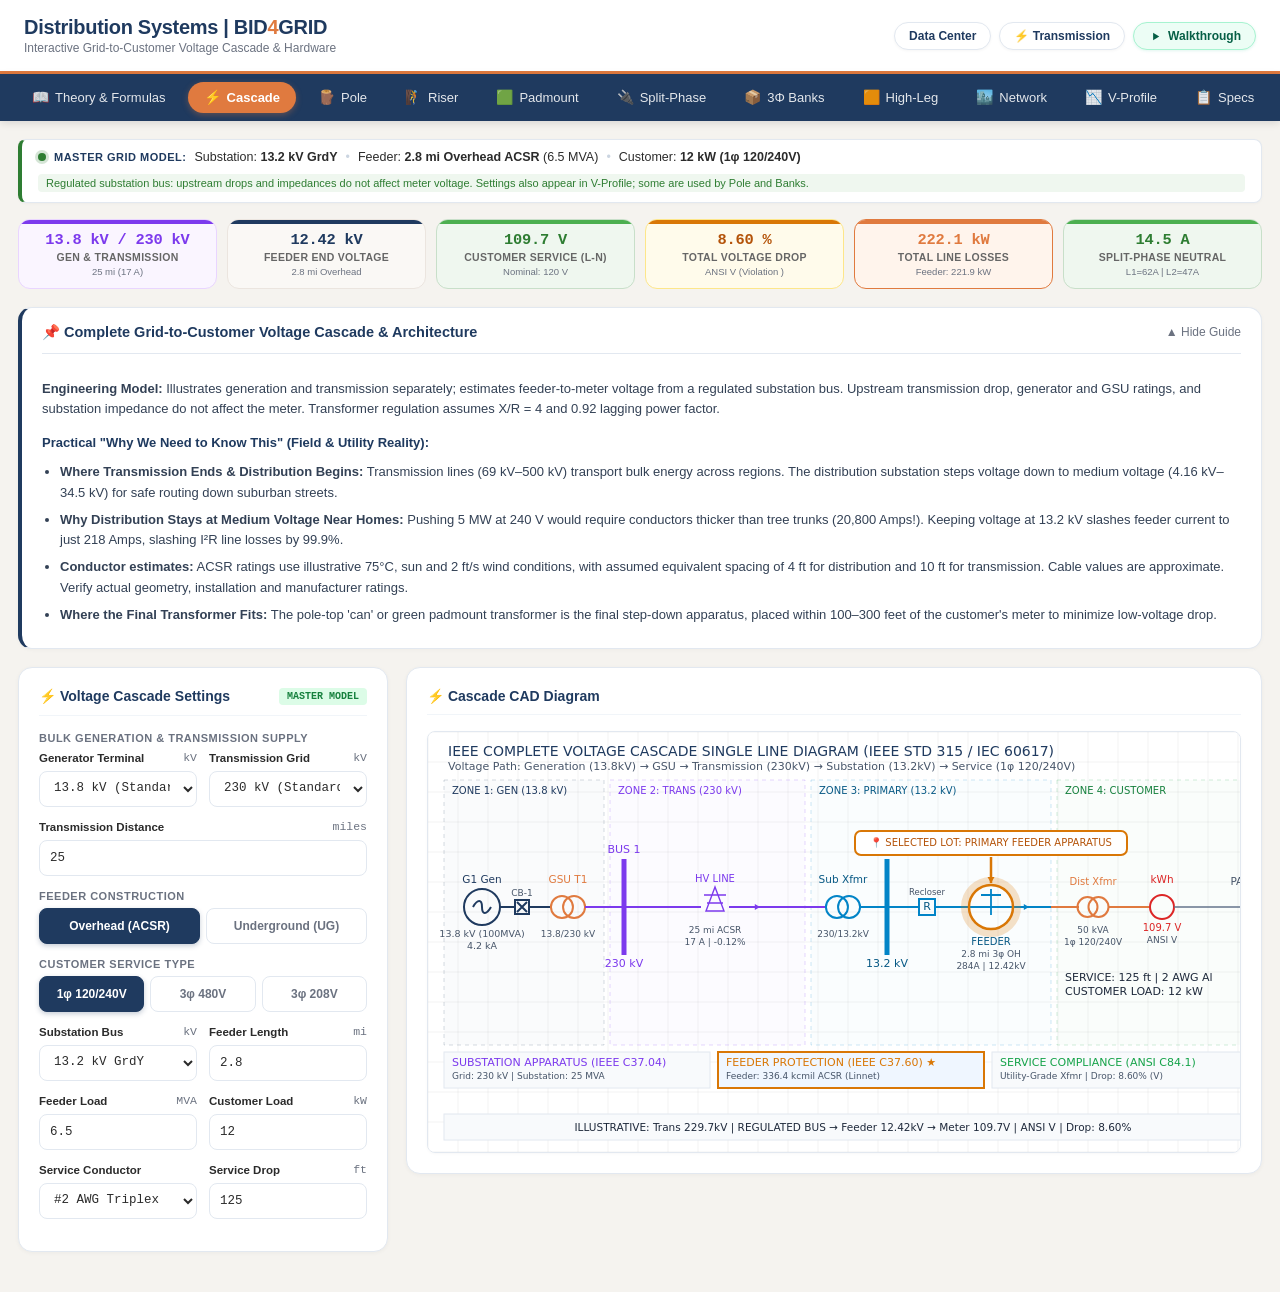
<file: index.html>
<!DOCTYPE html>
<html lang="en">
<head>
<meta charset="utf-8">
<meta name="viewport" content="width=device-width, initial-scale=1">
<meta http-equiv="refresh" content="0; url=distribution.html">
<title>Distribution Systems | Bid4Grid</title>
</head>
<body>
<p>Opening <a href="distribution.html">Distribution Systems | Bid4Grid</a>.</p>
</body>
</html>
</file>
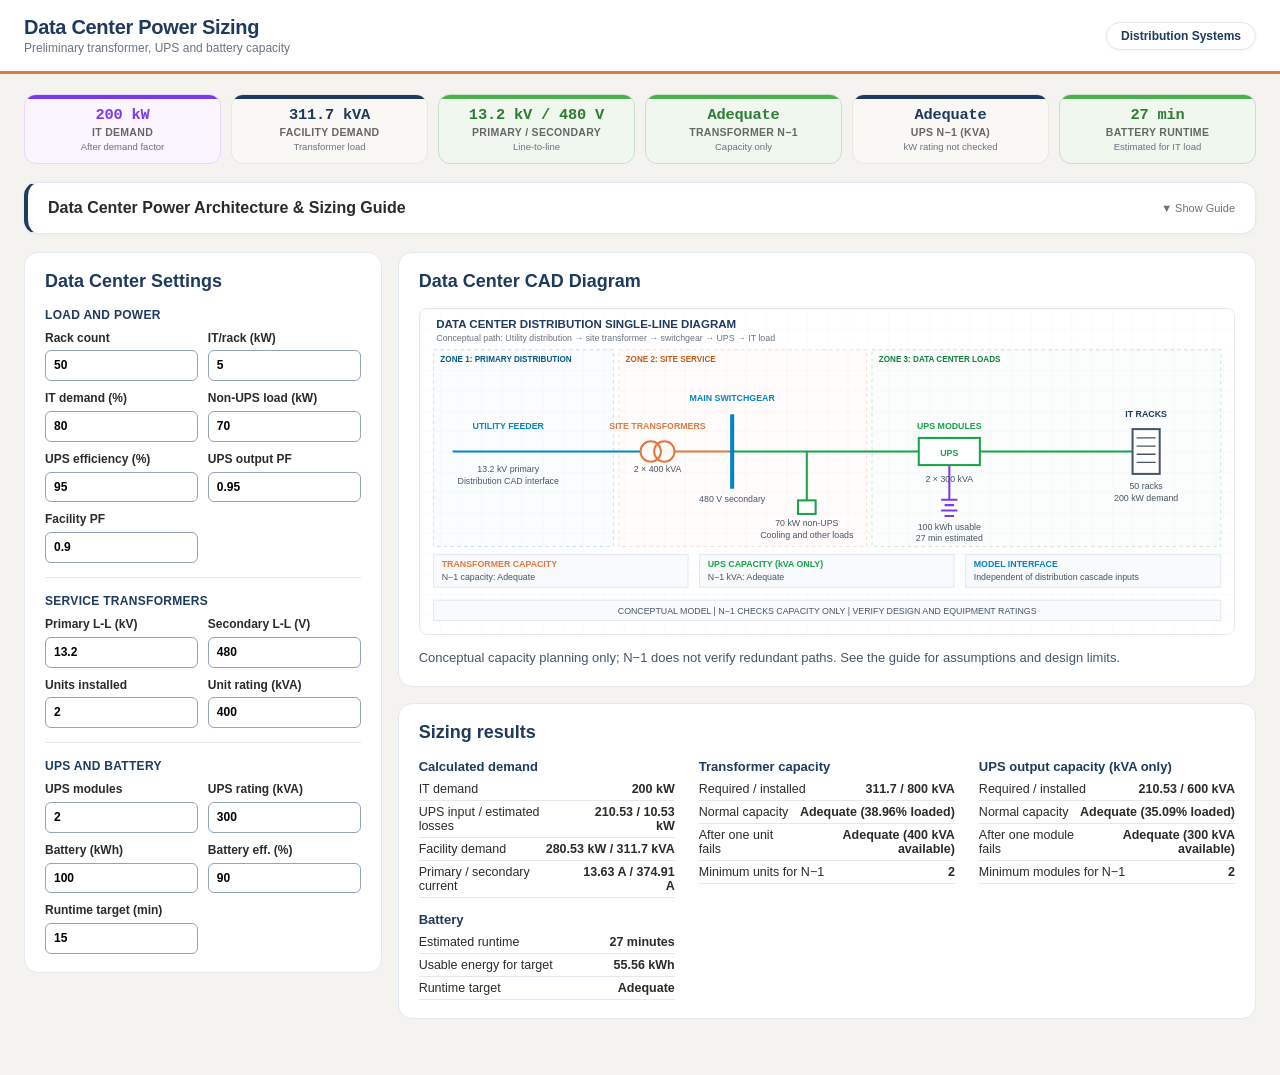
<file: datacenter.html>
<!DOCTYPE html>
<html lang="en">
<head>
  <meta charset="utf-8">
  <meta name="viewport" content="width=device-width, initial-scale=1">
  <title>Data Center Power Sizing | Bid4Grid</title>
  <meta name="description" content="Preliminary data center transformer, UPS, and battery capacity calculator.">
  <link rel="stylesheet" href="assets/dist-app.css?v=5">
  <link rel="stylesheet" href="assets/datacenter.css?v=6">
</head>
<body class="dist-standalone">
  <header class="dist-header">
    <div class="dist-header-content">
      <div>
        <h1>Data Center Power Sizing</h1>
        <div class="subtitle">Preliminary transformer, UPS and battery capacity</div>
      </div>
      <div class="dist-header-actions">
        <a href="distribution.html" class="dist-btn-action">Distribution Systems</a>
      </div>
    </div>
  </header>
  <main class="dc-main">
    <div id="dc-summary" class="dist-tiles dc-summary" aria-label="Data center sizing highlights">
      <div class="dist-tile purple"><b id="tile-it"></b><span>IT demand</span><small>After demand factor</small></div>
      <div class="dist-tile"><b id="tile-facility"></b><span>Facility demand</span><small>Transformer load</small></div>
      <div class="dist-tile green"><b id="tile-voltage"></b><span>Primary / secondary</span><small>Line-to-line</small></div>
      <div id="tile-transformer-card" class="dist-tile"><b id="tile-transformer"></b><span>Transformer N−1</span><small>Capacity only</small></div>
      <div id="tile-ups-card" class="dist-tile"><b id="tile-ups"></b><span>UPS N−1 (kVA)</span><small>kW rating not checked</small></div>
      <div id="tile-battery-card" class="dist-tile"><b id="tile-battery"></b><span>Battery runtime</span><small>Estimated for IT load</small></div>
    </div>
    <p id="dc-error" class="dc-card dc-error" role="alert" hidden></p>
    <details class="dist-guide-card dc-guide">
      <summary class="dist-guide-header">
        <strong>Data Center Power Architecture &amp; Sizing Guide</strong>
        <span class="dc-guide-toggle"></span>
      </summary>
      <div class="dist-guide-body">
        <p><strong>How it fits:</strong> A distribution feeder supplies the site transformers, then switchgear distributes power to the UPS and other loads. This calculator is independent of the Distribution CAD cascade; their inputs are not synchronized.</p>
        <p><strong>Load inputs:</strong> IT/rack is connected load per rack, and IT demand is its expected percentage. Include cooling and other equipment outside the UPS in the non-UPS load. For this simplified model, include any UPS-supported cooling in the IT load input. UPS efficiency is at load; UPS PF is its output power factor, and facility PF is measured at the transformer.</p>
        <p><strong>Battery:</strong> Enter usable DC energy after reserves and derating; battery efficiency is the battery-to-load efficiency. Runtime assumes the shared battery supports the full IT load only; generator start and recharge are excluded.</p>
        <p><strong>Capacity and redundancy:</strong> The model assumes balanced three-phase loads and identical units sharing the load. N−1 checks only whether the remaining units have enough kVA after one fails; it does not verify UPS kW limits, redundant paths or availability.</p>
        <p><strong>Design limits:</strong> The diagram is conceptual. Actual A/B paths, generators, transfer equipment, switchgear ratings, switching and protective coordination are not modeled. Estimates also exclude transformer losses, harmonics, battery discharge-rate effects, equipment kW limits and generator capacity. Have qualified engineers and manufacturers verify the design and equipment ratings.</p>
      </div>
    </details>
    <div class="dc-layout">
      <form id="dc-form" class="dc-card dc-inputs" novalidate>
        <h2>Data Center Settings</h2>
        <section>
          <h3>Load and power</h3>
          <div class="dc-fields">
            <label>Rack count <input name="racks" type="number" min="1" max="100000" step="1" value="50" required></label>
            <label title="Connected IT load per rack">IT/rack (kW) <input name="rackKW" type="number" min="0.01" max="1000" step="any" value="5" required></label>
            <label title="IT demand as a percentage of connected load">IT demand (%) <input name="demandPct" type="number" min="1" max="100" step="any" value="80" required></label>
            <label title="Non-UPS facility load">Non-UPS load (kW) <input name="otherKW" type="number" min="0" max="10000000" step="any" value="70" required></label>
            <label title="UPS efficiency at load">UPS efficiency (%) <input name="upsEfficiencyPct" type="number" min="1" max="100" step="any" value="95" required></label>
            <label title="UPS output power factor">UPS output PF <input name="upsPF" type="number" min="0.1" max="1" step="any" value="0.95" required></label>
            <label title="Facility power factor at the transformer">Facility PF <input name="facilityPF" type="number" min="0.1" max="1" step="any" value="0.9" required></label>
          </div>
        </section>
        <section>
          <h3>Service transformers</h3>
          <div class="dc-fields">
            <label title="Primary line-to-line voltage">Primary L-L (kV) <input name="primaryKV" type="number" min="0.1" max="500" step="any" value="13.2" required></label>
            <label title="Secondary line-to-line voltage">Secondary L-L (V) <input name="secondaryV" type="number" min="100" max="35000" step="any" value="480" required></label>
            <label title="Number of transformers installed">Units installed <input name="transformerCount" type="number" min="1" max="100" step="1" value="2" required></label>
            <label title="Rating per transformer">Unit rating (kVA) <input name="transformerKVA" type="number" min="1" max="1000000" step="any" value="400" required></label>
          </div>
          <p id="voltage-warning" class="dc-warning" role="status" hidden>Primary voltage is less than or equal to secondary voltage. This is not a step-down transformer; verify the selected voltages.</p>
        </section>
        <section>
          <h3>UPS and battery</h3>
          <div class="dc-fields">
            <label title="UPS modules installed">UPS modules <input name="upsCount" type="number" min="1" max="100" step="1" value="2" required></label>
            <label title="Rating per UPS module">UPS rating (kVA) <input name="upsKVA" type="number" min="1" max="1000000" step="any" value="300" required></label>
            <label title="Usable battery energy">Battery (kWh) <input name="batteryKWh" type="number" min="0" max="10000000" step="any" value="100" required></label>
            <label title="Battery-to-load efficiency">Battery eff. (%) <input name="batteryEfficiencyPct" type="number" min="1" max="100" step="any" value="90" required></label>
            <label title="Target battery runtime">Runtime target (min) <input name="targetMinutes" type="number" min="0" max="10080" step="any" value="15" required></label>
          </div>
        </section>
      </form>
      <div class="dc-output">
    <section class="dc-card dc-diagram" aria-labelledby="diagram-title">
      <h2 id="diagram-title">Data Center CAD Diagram</h2>
      <div id="diagram-unavailable" class="dc-error" hidden>Diagram values are unavailable until all inputs are valid.</div>
      <div id="diagram-content" class="dc-diagram-scroll">
        <svg viewBox="0 0 1200 480" role="img" aria-labelledby="diagram-svg-title diagram-svg-desc">
          <title id="diagram-svg-title">Conceptual data center single-line diagram</title>
          <desc id="diagram-svg-desc">A distribution feeder supplies a site transformer and main switchgear. The switchgear supplies UPS modules feeding IT racks and separately supplies cooling and other non-UPS loads. A battery supports the UPS. This conceptual view does not show redundant paths or model protection.</desc>
          <defs>
            <pattern id="dc-grid" width="30" height="30" patternUnits="userSpaceOnUse">
              <path d="M 30 0 H 0 V 30" fill="none" stroke="#edf0f3" stroke-width="1"></path>
            </pattern>
          </defs>
          <rect width="1200" height="480" fill="#fff"></rect>
          <rect width="1200" height="480" fill="url(#dc-grid)"></rect>
          <text x="24" y="28" class="dc-cad-title">DATA CENTER DISTRIBUTION SINGLE-LINE DIAGRAM</text>
          <text x="24" y="47" class="dc-cad-subtitle">Conceptual path: Utility distribution → site transformer → switchgear → UPS → IT load</text>

          <g stroke-dasharray="5 5" stroke-width="1.5">
            <rect x="20" y="60" width="265" height="290" fill="#0284c7" fill-opacity=".02" stroke="#0284c7" stroke-opacity=".22"></rect>
            <rect x="293" y="60" width="365" height="290" fill="#e07a3f" fill-opacity=".02" stroke="#e07a3f" stroke-opacity=".22"></rect>
            <rect x="666" y="60" width="514" height="290" fill="#16a34a" fill-opacity=".02" stroke="#16a34a" stroke-opacity=".22"></rect>
          </g>
          <g class="dc-cad-zone">
            <text x="30" y="78" fill="#075985">ZONE 1: PRIMARY DISTRIBUTION</text>
            <text x="303" y="78" fill="#c45c19">ZONE 2: SITE SERVICE</text>
            <text x="676" y="78" fill="#15803d">ZONE 3: DATA CENTER LOADS</text>
          </g>
          <g fill="none" stroke-width="3">
            <path d="M 48 210 H 325" stroke="#0284c7"></path>
            <path d="M 375 210 H 460" stroke="#e07a3f"></path>
            <path d="M 460 210 H 735 M 825 210 H 1050" stroke="#16a34a"></path>
            <path d="M 460 155 V 265" stroke="#0284c7" stroke-width="6"></path>
            <path d="M 570 210 V 282" stroke="#16a34a"></path>
            <path d="M 780 230 V 281" stroke="#7c3aed"></path>
            <circle cx="340" cy="210" r="15" stroke="#e07a3f"></circle>
            <circle cx="360" cy="210" r="15" stroke="#e07a3f"></circle>
            <rect x="735" y="190" width="90" height="40" fill="#fff" stroke="#16a34a"></rect>
            <rect x="1050" y="177" width="40" height="66" fill="#fff" stroke="#475569"></rect>
            <path d="M 1056 190 H 1084 M 1056 202 H 1084 M 1056 214 H 1084 M 1056 226 H 1084" stroke="#475569" stroke-width="2"></path>
            <rect x="557" y="282" width="26" height="20" fill="#fff" stroke="#16a34a"></rect>
            <path d="M 768 281 H 792 M 773 289 H 787 M 768 297 H 792 M 773 305 H 787" stroke="#7c3aed"></path>
          </g>
          <g class="dc-cad-text" text-anchor="middle">
            <text x="130" y="177" class="dc-cad-label dc-blue">UTILITY FEEDER</text>
            <text x="130" y="240" id="diagram-primary"></text>
            <text x="130" y="258">Distribution CAD interface</text>
            <text x="350" y="177" class="dc-cad-label dc-orange">SITE TRANSFORMERS</text>
            <text x="350" y="240" id="diagram-transformer"></text>
            <text x="460" y="135" class="dc-cad-label dc-blue">MAIN SWITCHGEAR</text>
            <text x="460" y="285" id="diagram-secondary"></text>
            <text x="780" y="177" class="dc-cad-label dc-green">UPS MODULES</text>
            <text x="780" y="216" class="dc-cad-label dc-green">UPS</text>
            <text x="780" y="255" id="diagram-ups"></text>
            <text x="1070" y="159" class="dc-cad-label">IT RACKS</text>
            <text x="1070" y="265" id="diagram-racks"></text>
            <text x="1070" y="283" id="diagram-it"></text>
            <text x="570" y="320" id="diagram-other"></text>
            <text x="570" y="337">Cooling and other loads</text>
            <text x="780" y="325" id="diagram-battery"></text>
            <text x="780" y="342" id="diagram-runtime"></text>
          </g>
          <g class="dc-cad-panel">
            <rect x="20" y="362" width="375" height="48"></rect>
            <rect x="412" y="362" width="375" height="48"></rect>
            <rect x="804" y="362" width="376" height="48"></rect>
            <rect x="20" y="429" width="1160" height="30"></rect>
          </g>
          <g class="dc-cad-text">
            <text x="32" y="380" class="dc-cad-label dc-orange">TRANSFORMER CAPACITY</text>
            <text x="32" y="399" id="diagram-transformer-status"></text>
            <text x="424" y="380" class="dc-cad-label dc-green">UPS CAPACITY (kVA ONLY)</text>
            <text x="424" y="399" id="diagram-ups-status"></text>
            <text x="816" y="380" class="dc-cad-label dc-blue">MODEL INTERFACE</text>
            <text x="816" y="399">Independent of distribution cascade inputs</text>
            <text x="600" y="449" text-anchor="middle">CONCEPTUAL MODEL  |  N−1 CHECKS CAPACITY ONLY  |  VERIFY DESIGN AND EQUIPMENT RATINGS</text>
          </g>
        </svg>
      </div>
      <p>Conceptual capacity planning only; N−1 does not verify redundant paths. See the guide for assumptions and design limits.</p>
    </section>
      <section class="dc-card dc-results" aria-labelledby="results-title">
        <h2 id="results-title">Sizing results</h2>
        <div id="dc-results" class="dc-result-grid" aria-live="polite">
          <section>
          <h3>Calculated demand</h3>
          <dl>
            <div><dt>IT demand</dt><dd id="itKW"></dd></div>
            <div><dt>UPS input / estimated losses</dt><dd id="upsInput"></dd></div>
            <div><dt>Facility demand</dt><dd id="facility"></dd></div>
            <div><dt>Primary / secondary current</dt><dd id="currents"></dd></div>
          </dl>
          </section>
          <section>
          <h3>Transformer capacity</h3>
          <dl>
            <div><dt>Required / installed</dt><dd id="transformerCapacity"></dd></div>
            <div><dt>Normal capacity</dt><dd id="transformerNormal"></dd></div>
            <div><dt>After one unit fails</dt><dd id="transformerN1"></dd></div>
            <div><dt>Minimum units for N−1</dt><dd id="transformerMinimum"></dd></div>
          </dl>
          </section>
          <section>
          <h3>UPS output capacity (kVA only)</h3>
          <dl>
            <div><dt>Required / installed</dt><dd id="upsCapacity"></dd></div>
            <div><dt>Normal capacity</dt><dd id="upsNormal"></dd></div>
            <div><dt>After one module fails</dt><dd id="upsN1"></dd></div>
            <div><dt>Minimum modules for N−1</dt><dd id="upsMinimum"></dd></div>
          </dl>
          </section>
          <section>
          <h3>Battery</h3>
          <dl>
            <div><dt>Estimated runtime</dt><dd id="runtime"></dd></div>
            <div><dt>Usable energy for target</dt><dd id="batteryRequired"></dd></div>
            <div><dt>Runtime target</dt><dd id="batteryTarget"></dd></div>
          </dl>
          </section>
        </div>
      </section>
      </div>
    </div>
  </main>
  <script src="assets/datacenter-core.js?v=6"></script>
  <script src="assets/datacenter-app.js?v=6"></script>
</body>
</html>
</file>
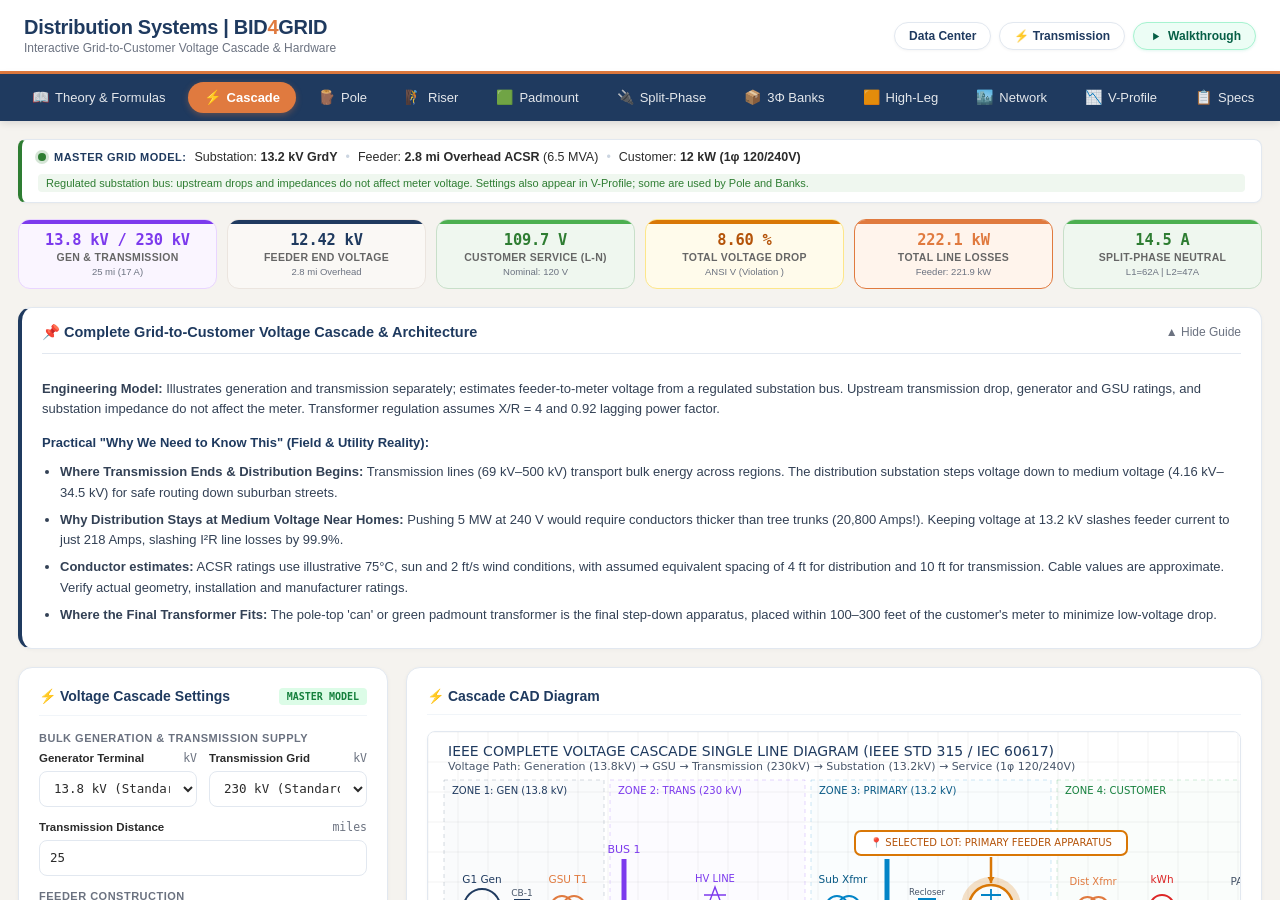
<file: dist.html>
<!DOCTYPE html>
<html lang="en">
<head>
<meta charset="utf-8">
<meta name="viewport" content="width=device-width, initial-scale=1">
<meta http-equiv="refresh" content="0; url=distribution.html">
<title>Distribution Systems CAD | Bid4Grid</title>
</head>
<body>
<p>Opening <a href="distribution.html">Distribution Systems CAD</a>.</p>
</body>
</html>
</file>
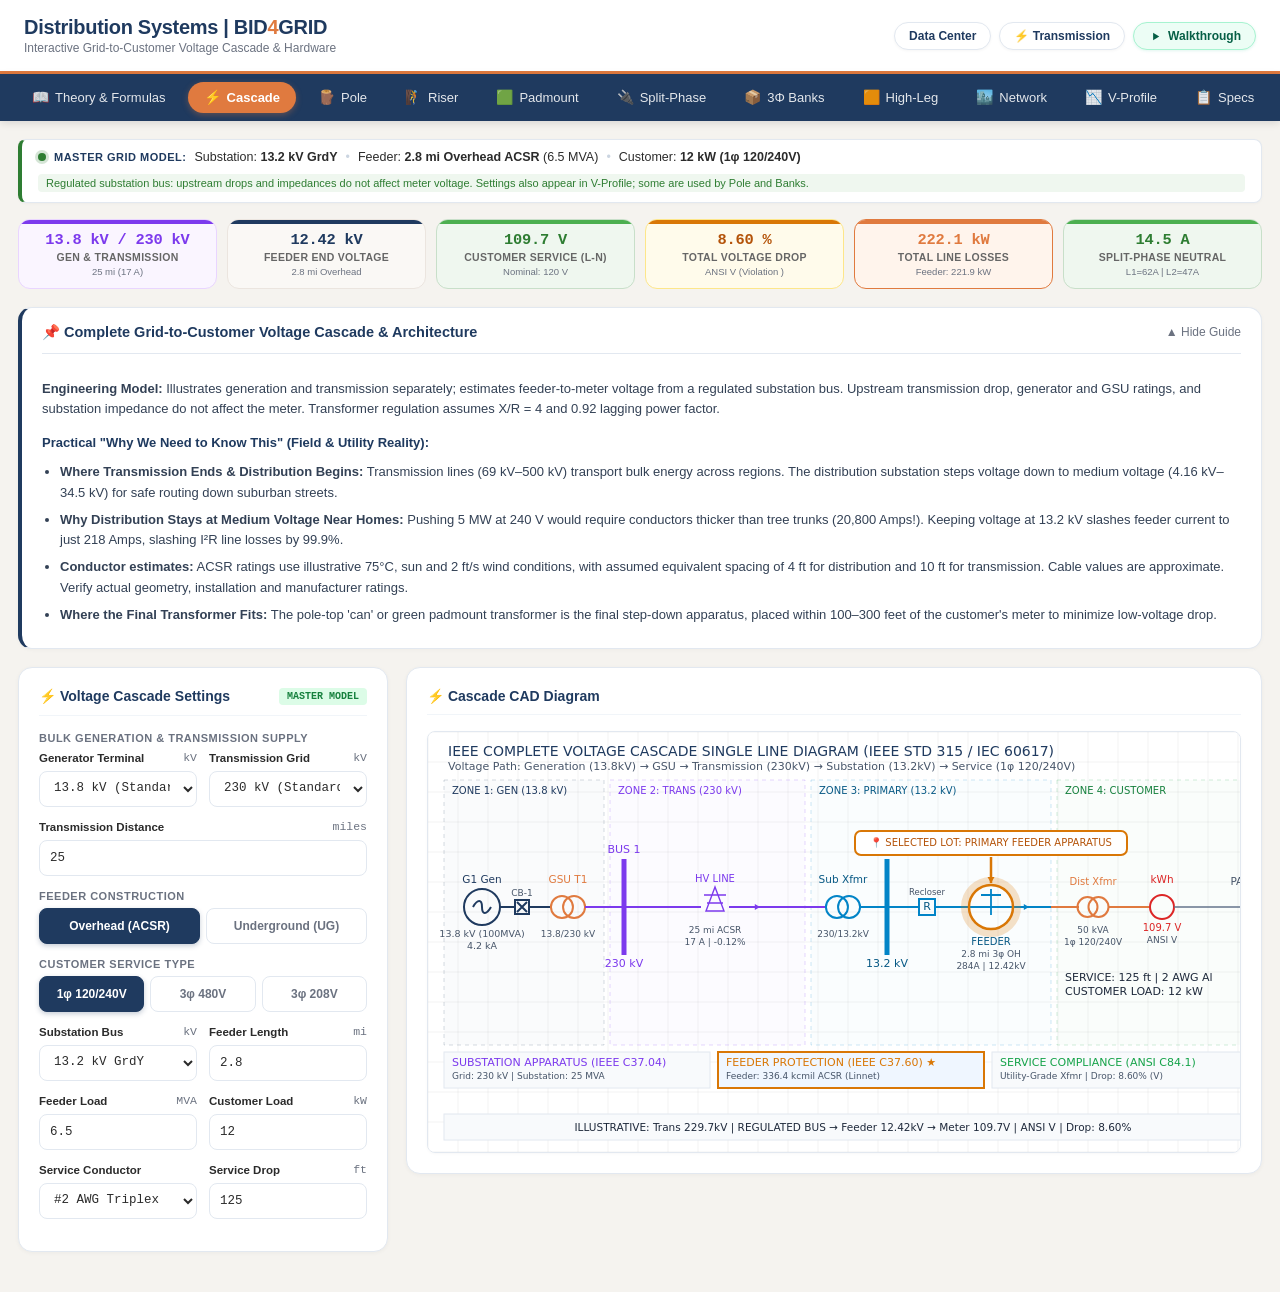
<file: distribution.html>
<!DOCTYPE html>
<html lang="en">
<head>
<meta charset="utf-8">
<meta name="viewport" content="width=device-width, initial-scale=1">
<title>Distribution Systems | Bid4Grid</title>
<meta name="description" content="Engineering CAD suite for utility distribution, voltage cascade, last-mile hardware, split-phase physics, and Bid4Grid IEEE specifications.">
<link rel="stylesheet" href="assets/dist-app.css?v=5">
<style>:root{--primary:#1f3a5f;--accent:#e07a3f;}</style>
</head>
<body class="dist-standalone">
<div id="dist-app" class="dist-standalone-app">Loading Distribution Systems…</div>
<script src="assets/dist-core.js?v=10"></script>
<script src="assets/dist-draw.js?v=10"></script>
<script src="assets/dist-app.js?v=10"></script>
</body>
</html>
</file>
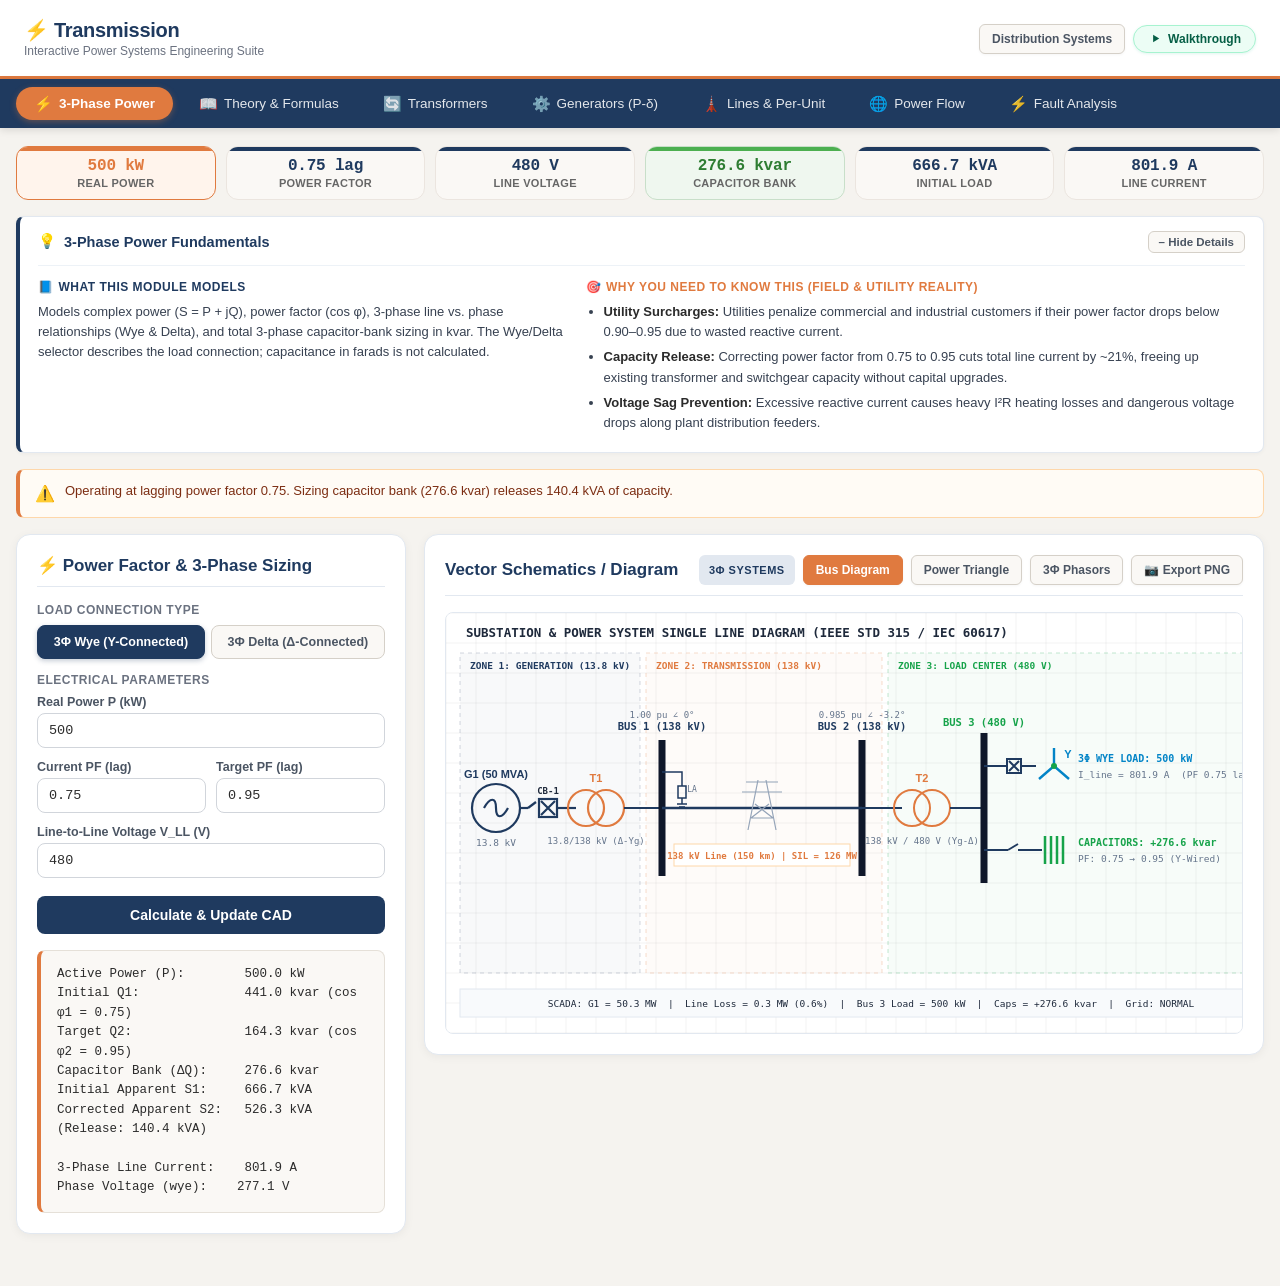
<file: transmission.html>
<!DOCTYPE html>
<html lang="en">
<head>
<meta charset="utf-8">
<meta name="viewport" content="width=device-width, initial-scale=1">
<title>⚡ Transmission | Bid4Grid</title>
<meta name="description" content="Engineering CAD suite for power systems analysis, transmission lines, per-unit conversions, and fault analysis.">
<link rel="stylesheet" href="assets/pwr-app.css">
<style>:root{--primary:#1f3a5f;--accent:#e07a3f;}</style>
</head>
<body class="pwr-standalone">
<div id="app" class="pwr-standalone-app">Loading Power Systems Calculator…</div>
<script>
  window.PWR_CONFIG = {
    theme: { primary: '#1f3a5f', accent: '#e07a3f', title: '⚡ Transmission' },
    embedded: false
  };
</script>
<script src="assets/pwr-core.js?v=2"></script>
<script src="assets/pwr-draw.js"></script>
<script src="assets/pwr-app.js?v=2"></script>
</body>
</html>
</file>
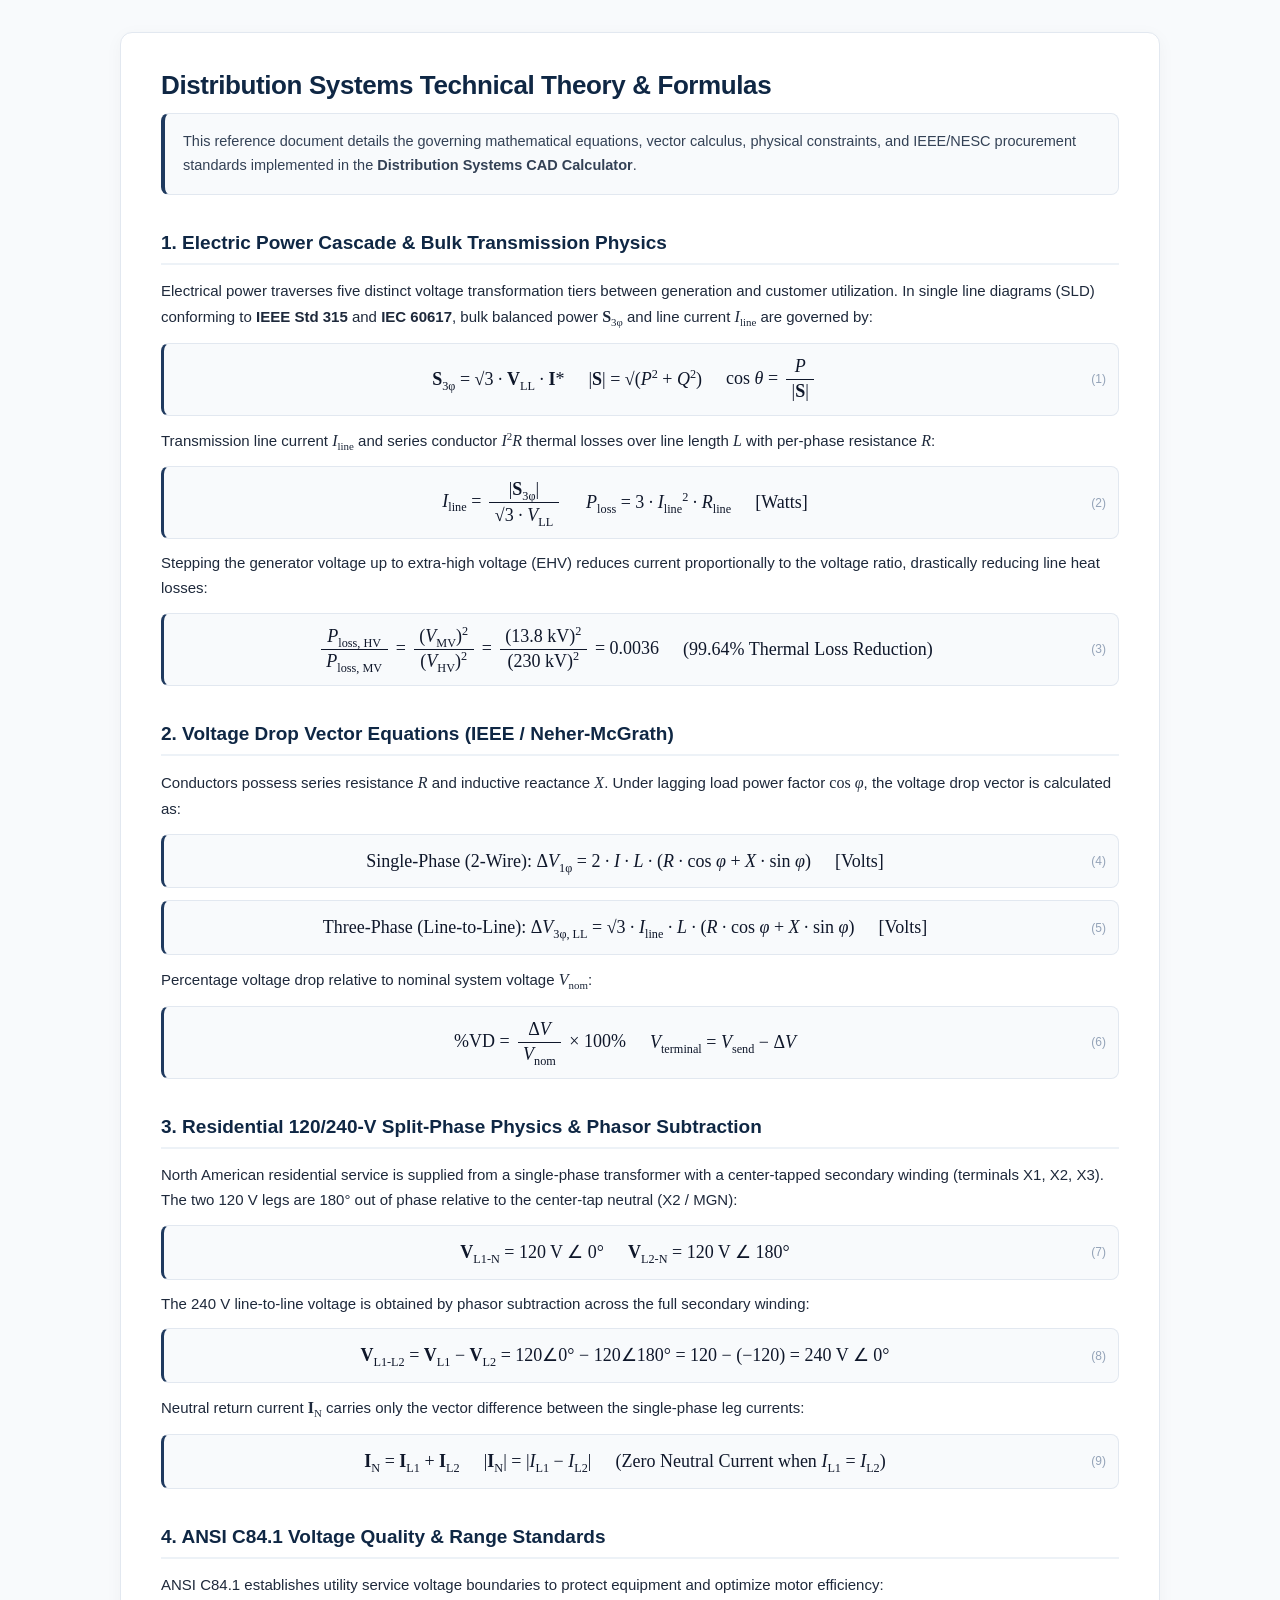
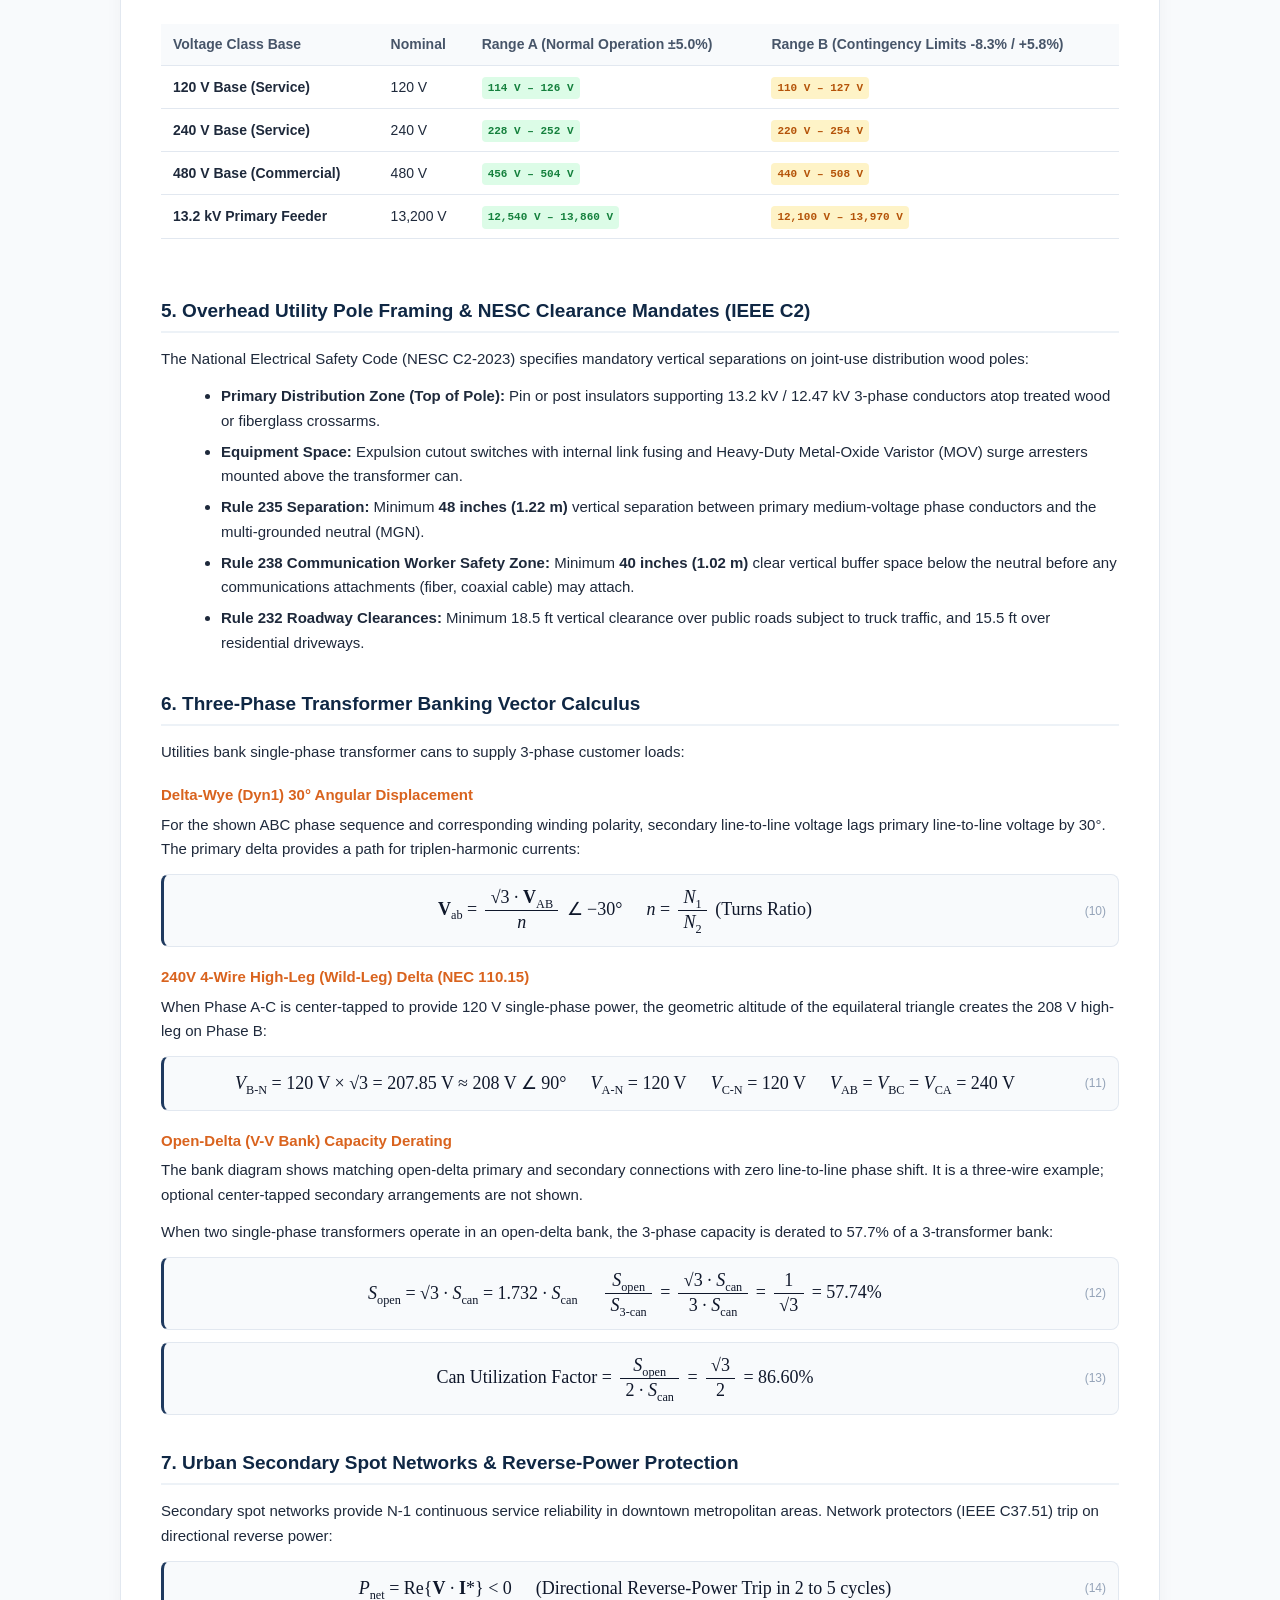
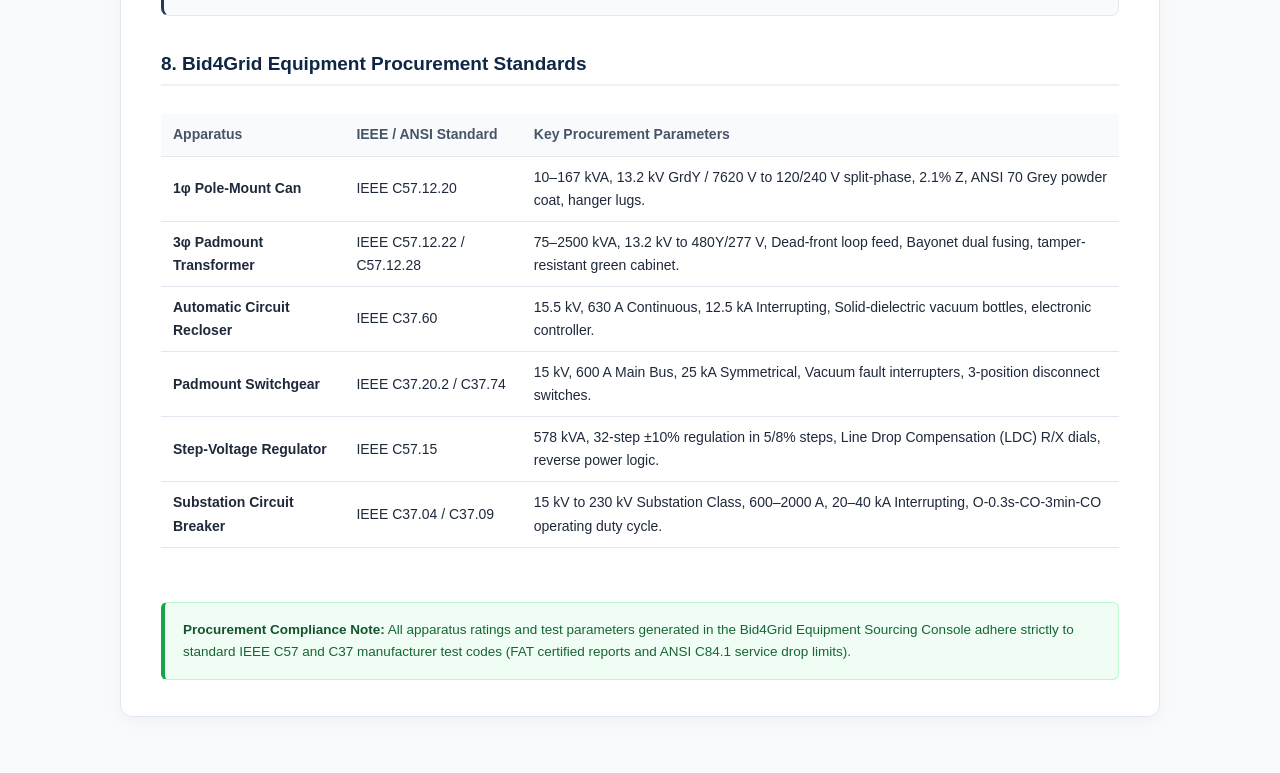
<file: assets/dist-help.html>
<!DOCTYPE html>
<html lang="en">
<head>
  <meta charset="utf-8">
  <meta name="viewport" content="width=device-width, initial-scale=1">
  <meta name="robots" content="noindex,nofollow">
  <title>Technical Theory &amp; Formulas | Distribution Systems CAD Calculator</title>
  <style>
    * { box-sizing: border-box; }
    body {
      margin: 0;
      padding: 32px 16px 56px;
      background: #f8fafc;
      color: #1e293b;
      font: 15px/1.65 -apple-system, BlinkMacSystemFont, "Segoe UI", Roboto, "Helvetica Neue", Arial, sans-serif;
    }
    main {
      max-width: 1040px;
      margin: auto;
      padding: 36px 40px;
      background: #ffffff;
      border: 1px solid #e2e8f0;
      border-radius: 12px;
      box-shadow: 0 4px 18px rgba(0, 0, 0, 0.04);
    }
    h1, h2, h3, h4 { color: #0f2744; line-height: 1.3; }
    h1 { margin: 0 0 10px; font-size: 26px; font-weight: 700; letter-spacing: -0.4px; }
    h2 {
      margin: 36px 0 14px;
      font-size: 19px;
      font-weight: 700;
      border-bottom: 2px solid #edf2f7;
      padding-bottom: 8px;
    }
    h3 { margin: 20px 0 8px; font-size: 15px; color: #d9631e; font-weight: 600; }
    p { margin: 8px 0 12px; }
    .intro {
      font-size: 14.5px;
      color: #334155;
      background: #f8fafc;
      border: 1px solid #e2e8f0;
      border-left: 4px solid #1f3a5f;
      padding: 16px 18px;
      border-radius: 8px;
      margin-bottom: 24px;
    }
    body { counter-reset: eqn; }
    .eq {
      position: relative;
      margin: 12px 0;
      padding: 8px 48px 8px 16px;
      background: #f8fafc;
      border: 1px solid #e2e8f0;
      border-left: 3px solid #1f3a5f;
      border-radius: 8px;
      color: #0f172a;
      font-family: "STIX Two Math", "Cambria Math", "Latin Modern Math", "Times New Roman", Times, serif;
      font-size: 18px;
      line-height: 1.6;
      text-align: center;
      counter-increment: eqn;
      overflow-x: auto;
    }
    .eq::after {
      content: "(" counter(eqn) ")";
      position: absolute;
      top: 50%;
      right: 12px;
      transform: translateY(-50%);
      color: #94a3b8;
      font: 12px -apple-system, "Segoe UI", Arial, sans-serif;
    }
    .eq .ln {
      display: flex;
      flex-wrap: wrap;
      justify-content: center;
      align-items: center;
      gap: 4px 24px;
      padding: 4px 0;
    }
    .eq .t { white-space: nowrap; }
    .m {
      font-family: "STIX Two Math", "Cambria Math", "Latin Modern Math", "Times New Roman", Times, serif;
      font-size: 1.07em;
      white-space: nowrap;
    }
    .frac {
      display: inline-flex;
      flex-direction: column;
      vertical-align: middle;
      margin: 0 .2em;
      line-height: 1.2;
      text-align: center;
    }
    .frac > span:first-child { border-bottom: 1px solid currentColor; padding: 0 .3em .08em; }
    .frac > span:last-child { padding: .08em .3em 0; }
    .rad { white-space: nowrap; }
    .rel { margin: 0 .25em; }
    .bin { margin: 0 .18em; }
    .m sub, .m sup, .eq sub, .eq sup { font-size: .68em; line-height: 0; }
    .tw { overflow-x: auto; }
    table {
      width: 100%;
      border-collapse: collapse;
      margin: 14px 0 24px;
      font-size: 14px;
    }
    th, td {
      padding: 9px 12px;
      text-align: left;
      border-bottom: 1px solid #e2e8f0;
    }
    th {
      background: #f8fafc;
      color: #475569;
      font-weight: 600;
    }
    .badge {
      display: inline-block;
      padding: 2px 6px;
      border-radius: 4px;
      font-size: 11px;
      font-weight: 700;
      font-family: ui-monospace, Menlo, monospace;
    }
    .badge-green { background: #dcfce7; color: #15803d; }
    .badge-amber { background: #fef3c7; color: #b45309; }
    .ref-box {
      background: #f0fdf4;
      border: 1px solid #bbf7d0;
      border-left: 4px solid #16a34a;
      padding: 16px 18px;
      border-radius: 6px;
      margin-top: 30px;
      font-size: 13.5px;
      color: #166534;
    }
    .ref-box strong { color: #14532d; }
    ul { margin: 8px 0 16px 20px; }
    li { margin-bottom: 6px; }
    @media (max-width: 640px) {
      main { padding: 20px 16px; border-radius: 8px; }
      h1 { font-size: 21px; }
      h2 { font-size: 17px; }
      .eq { font-size: 15px; padding: 6px 38px 6px 10px; }
    }
  </style>
</head>
<body>
<main>
  <h1>Distribution Systems Technical Theory &amp; Formulas</h1>
  <div class="intro">
    This reference document details the governing mathematical equations, vector calculus, physical constraints, and IEEE/NESC procurement standards implemented in the <strong>Distribution Systems CAD Calculator</strong>.
  </div>

  <h2>1. Electric Power Cascade &amp; Bulk Transmission Physics</h2>
  <p>Electrical power traverses five distinct voltage transformation tiers between generation and customer utilization. In single line diagrams (SLD) conforming to <strong>IEEE Std 315</strong> and <strong>IEC 60617</strong>, bulk balanced power <span class="m"><b>S</b><sub>3φ</sub></span> and line current <span class="m"><i>I</i><sub>line</sub></span> are governed by:</p>
  <div class="eq">
    <div class="ln">
      <span class="t"><b>S</b><sub>3φ</sub> = √3 · <b>V</b><sub>LL</sub> · <b>I</b>*</span>
      <span class="t">|<b>S</b>| = √(<i>P</i><sup>2</sup> + <i>Q</i><sup>2</sup>)</span>
      <span class="t">cos <i>θ</i> = <span class="frac"><span><i>P</i></span><span>|<b>S</b>|</span></span></span>
    </div>
  </div>
  <p>Transmission line current <span class="m"><i>I</i><sub>line</sub></span> and series conductor <span class="m"><i>I</i><sup>2</sup><i>R</i></span> thermal losses over line length <span class="m"><i>L</i></span> with per-phase resistance <span class="m"><i>R</i></span>:</p>
  <div class="eq">
    <div class="ln">
      <span class="t"><i>I</i><sub>line</sub> = <span class="frac"><span>|<b>S</b><sub>3φ</sub>|</span><span>√3 · <i>V</i><sub>LL</sub></span></span></span>
      <span class="t"><i>P</i><sub>loss</sub> = 3 · <i>I</i><sub>line</sub><sup>2</sup> · <i>R</i><sub>line</sub></span>
      <span class="t">[Watts]</span>
    </div>
  </div>
  <p>Stepping the generator voltage up to extra-high voltage (EHV) reduces current proportionally to the voltage ratio, drastically reducing line heat losses:</p>
  <div class="eq">
    <div class="ln">
      <span class="t"><span class="frac"><span><i>P</i><sub>loss, HV</sub></span><span><i>P</i><sub>loss, MV</sub></span></span> = <span class="frac"><span>(<i>V</i><sub>MV</sub>)<sup>2</sup></span><span>(<i>V</i><sub>HV</sub>)<sup>2</sup></span></span> = <span class="frac"><span>(13.8 kV)<sup>2</sup></span><span>(230 kV)<sup>2</sup></span></span> = 0.0036</span>
      <span class="t">(99.64% Thermal Loss Reduction)</span>
    </div>
  </div>

  <h2>2. Voltage Drop Vector Equations (IEEE / Neher-McGrath)</h2>
  <p>Conductors possess series resistance <span class="m"><i>R</i></span> and inductive reactance <span class="m"><i>X</i></span>. Under lagging load power factor <span class="m">cos <i>φ</i></span>, the voltage drop vector is calculated as:</p>
  <div class="eq">
    <div class="ln">
      <span class="t">Single-Phase (2-Wire): Δ<i>V</i><sub>1φ</sub> = 2 · <i>I</i> · <i>L</i> · (<i>R</i> · cos <i>φ</i> + <i>X</i> · sin <i>φ</i>)</span>
      <span class="t">[Volts]</span>
    </div>
  </div>
  <div class="eq">
    <div class="ln">
      <span class="t">Three-Phase (Line-to-Line): Δ<i>V</i><sub>3φ, LL</sub> = √3 · <i>I</i><sub>line</sub> · <i>L</i> · (<i>R</i> · cos <i>φ</i> + <i>X</i> · sin <i>φ</i>)</span>
      <span class="t">[Volts]</span>
    </div>
  </div>
  <p>Percentage voltage drop relative to nominal system voltage <span class="m"><i>V</i><sub>nom</sub></span>:</p>
  <div class="eq">
    <div class="ln">
      <span class="t">%VD = <span class="frac"><span>Δ<i>V</i></span><span><i>V</i><sub>nom</sub></span></span> × 100%</span>
      <span class="t"><i>V</i><sub>terminal</sub> = <i>V</i><sub>send</sub> − Δ<i>V</i></span>
    </div>
  </div>

  <h2>3. Residential 120/240-V Split-Phase Physics &amp; Phasor Subtraction</h2>
  <p>North American residential service is supplied from a single-phase transformer with a center-tapped secondary winding (terminals X1, X2, X3). The two 120 V legs are 180° out of phase relative to the center-tap neutral (X2 / MGN):</p>
  <div class="eq">
    <div class="ln">
      <span class="t"><b>V</b><sub>L1-N</sub> = 120 V ∠ 0°</span>
      <span class="t"><b>V</b><sub>L2-N</sub> = 120 V ∠ 180°</span>
    </div>
  </div>
  <p>The 240 V line-to-line voltage is obtained by phasor subtraction across the full secondary winding:</p>
  <div class="eq">
    <div class="ln">
      <span class="t"><b>V</b><sub>L1-L2</sub> = <b>V</b><sub>L1</sub> − <b>V</b><sub>L2</sub> = 120∠0° − 120∠180° = 120 − (−120) = 240 V ∠ 0°</span>
    </div>
  </div>
  <p>Neutral return current <span class="m"><b>I</b><sub>N</sub></span> carries only the vector difference between the single-phase leg currents:</p>
  <div class="eq">
    <div class="ln">
      <span class="t"><b>I</b><sub>N</sub> = <b>I</b><sub>L1</sub> + <b>I</b><sub>L2</sub></span>
      <span class="t">|<b>I</b><sub>N</sub>| = |<i>I</i><sub>L1</sub> − <i>I</i><sub>L2</sub>|</span>
      <span class="t">(Zero Neutral Current when <i>I</i><sub>L1</sub> = <i>I</i><sub>L2</sub>)</span>
    </div>
  </div>

  <h2>4. ANSI C84.1 Voltage Quality &amp; Range Standards</h2>
  <p>ANSI C84.1 establishes utility service voltage boundaries to protect equipment and optimize motor efficiency:</p>
  <div class="tw">
    <table>
      <thead>
        <tr>
          <th>Voltage Class Base</th>
          <th>Nominal</th>
          <th>Range A (Normal Operation ±5.0%)</th>
          <th>Range B (Contingency Limits -8.3% / +5.8%)</th>
        </tr>
      </thead>
      <tbody>
        <tr>
          <td><strong>120 V Base (Service)</strong></td>
          <td>120 V</td>
          <td><span class="badge badge-green">114 V – 126 V</span></td>
          <td><span class="badge badge-amber">110 V – 127 V</span></td>
        </tr>
        <tr>
          <td><strong>240 V Base (Service)</strong></td>
          <td>240 V</td>
          <td><span class="badge badge-green">228 V – 252 V</span></td>
          <td><span class="badge badge-amber">220 V – 254 V</span></td>
        </tr>
        <tr>
          <td><strong>480 V Base (Commercial)</strong></td>
          <td>480 V</td>
          <td><span class="badge badge-green">456 V – 504 V</span></td>
          <td><span class="badge badge-amber">440 V – 508 V</span></td>
        </tr>
        <tr>
          <td><strong>13.2 kV Primary Feeder</strong></td>
          <td>13,200 V</td>
          <td><span class="badge badge-green">12,540 V – 13,860 V</span></td>
          <td><span class="badge badge-amber">12,100 V – 13,970 V</span></td>
        </tr>
      </tbody>
    </table>
  </div>

  <h2>5. Overhead Utility Pole Framing &amp; NESC Clearance Mandates (IEEE C2)</h2>
  <p>The National Electrical Safety Code (NESC C2-2023) specifies mandatory vertical separations on joint-use distribution wood poles:</p>
  <ul>
    <li><strong>Primary Distribution Zone (Top of Pole):</strong> Pin or post insulators supporting 13.2 kV / 12.47 kV 3-phase conductors atop treated wood or fiberglass crossarms.</li>
    <li><strong>Equipment Space:</strong> Expulsion cutout switches with internal link fusing and Heavy-Duty Metal-Oxide Varistor (MOV) surge arresters mounted above the transformer can.</li>
    <li><strong>Rule 235 Separation:</strong> Minimum <strong>48 inches (1.22 m)</strong> vertical separation between primary medium-voltage phase conductors and the multi-grounded neutral (MGN).</li>
    <li><strong>Rule 238 Communication Worker Safety Zone:</strong> Minimum <strong>40 inches (1.02 m)</strong> clear vertical buffer space below the neutral before any communications attachments (fiber, coaxial cable) may attach.</li>
    <li><strong>Rule 232 Roadway Clearances:</strong> Minimum 18.5 ft vertical clearance over public roads subject to truck traffic, and 15.5 ft over residential driveways.</li>
  </ul>

  <h2>6. Three-Phase Transformer Banking Vector Calculus</h2>
  <p>Utilities bank single-phase transformer cans to supply 3-phase customer loads:</p>
  <h3>Delta-Wye (Dyn1) 30° Angular Displacement</h3>
  <p>For the shown ABC phase sequence and corresponding winding polarity, secondary line-to-line voltage lags primary line-to-line voltage by 30°. The primary delta provides a path for triplen-harmonic currents:</p>
  <div class="eq">
    <div class="ln">
      <span class="t"><b>V</b><sub>ab</sub> = <span class="frac"><span>√3 · <b>V</b><sub>AB</sub></span><span><i>n</i></span></span> ∠ −30°</span>
      <span class="t"><i>n</i> = <span class="frac"><span><i>N</i><sub>1</sub></span><span><i>N</i><sub>2</sub></span></span> (Turns Ratio)</span>
    </div>
  </div>

  <h3>240V 4-Wire High-Leg (Wild-Leg) Delta (NEC 110.15)</h3>
  <p>When Phase A-C is center-tapped to provide 120 V single-phase power, the geometric altitude of the equilateral triangle creates the 208 V high-leg on Phase B:</p>
  <div class="eq">
    <div class="ln">
      <span class="t"><i>V</i><sub>B-N</sub> = 120 V × √3 = 207.85 V ≈ 208 V ∠ 90°</span>
      <span class="t"><i>V</i><sub>A-N</sub> = 120 V</span>
      <span class="t"><i>V</i><sub>C-N</sub> = 120 V</span>
      <span class="t"><i>V</i><sub>AB</sub> = <i>V</i><sub>BC</sub> = <i>V</i><sub>CA</sub> = 240 V</span>
    </div>
  </div>

  <h3>Open-Delta (V-V Bank) Capacity Derating</h3>
  <p>The bank diagram shows matching open-delta primary and secondary connections with zero line-to-line phase shift. It is a three-wire example; optional center-tapped secondary arrangements are not shown.</p>
  <p>When two single-phase transformers operate in an open-delta bank, the 3-phase capacity is derated to 57.7% of a 3-transformer bank:</p>
  <div class="eq">
    <div class="ln">
      <span class="t"><i>S</i><sub>open</sub> = √3 · <i>S</i><sub>can</sub> = 1.732 · <i>S</i><sub>can</sub></span>
      <span class="t"><span class="frac"><span><i>S</i><sub>open</sub></span><span><i>S</i><sub>3-can</sub></span></span> = <span class="frac"><span>√3 · <i>S</i><sub>can</sub></span><span>3 · <i>S</i><sub>can</sub></span></span> = <span class="frac"><span>1</span><span>√3</span></span> = 57.74%</span>
    </div>
  </div>
  <div class="eq">
    <div class="ln">
      <span class="t">Can Utilization Factor = <span class="frac"><span><i>S</i><sub>open</sub></span><span>2 · <i>S</i><sub>can</sub></span></span> = <span class="frac"><span>√3</span><span>2</span></span> = 86.60%</span>
    </div>
  </div>

  <h2>7. Urban Secondary Spot Networks &amp; Reverse-Power Protection</h2>
  <p>Secondary spot networks provide N-1 continuous service reliability in downtown metropolitan areas. Network protectors (IEEE C37.51) trip on directional reverse power:</p>
  <div class="eq">
    <div class="ln">
      <span class="t"><i>P</i><sub>net</sub> = Re{<b>V</b> · <b>I</b>*} &lt; 0</span>
      <span class="t">(Directional Reverse-Power Trip in 2 to 5 cycles)</span>
    </div>
  </div>

  <h2>8. Bid4Grid Equipment Procurement Standards</h2>
  <div class="tw">
    <table>
      <thead>
        <tr>
          <th>Apparatus</th>
          <th>IEEE / ANSI Standard</th>
          <th>Key Procurement Parameters</th>
        </tr>
      </thead>
      <tbody>
        <tr>
          <td><strong>1φ Pole-Mount Can</strong></td>
          <td>IEEE C57.12.20</td>
          <td>10–167 kVA, 13.2 kV GrdY / 7620 V to 120/240 V split-phase, 2.1% Z, ANSI 70 Grey powder coat, hanger lugs.</td>
        </tr>
        <tr>
          <td><strong>3φ Padmount Transformer</strong></td>
          <td>IEEE C57.12.22 / C57.12.28</td>
          <td>75–2500 kVA, 13.2 kV to 480Y/277 V, Dead-front loop feed, Bayonet dual fusing, tamper-resistant green cabinet.</td>
        </tr>
        <tr>
          <td><strong>Automatic Circuit Recloser</strong></td>
          <td>IEEE C37.60</td>
          <td>15.5 kV, 630 A Continuous, 12.5 kA Interrupting, Solid-dielectric vacuum bottles, electronic controller.</td>
        </tr>
        <tr>
          <td><strong>Padmount Switchgear</strong></td>
          <td>IEEE C37.20.2 / C37.74</td>
          <td>15 kV, 600 A Main Bus, 25 kA Symmetrical, Vacuum fault interrupters, 3-position disconnect switches.</td>
        </tr>
        <tr>
          <td><strong>Step-Voltage Regulator</strong></td>
          <td>IEEE C57.15</td>
          <td>578 kVA, 32-step ±10% regulation in 5/8% steps, Line Drop Compensation (LDC) R/X dials, reverse power logic.</td>
        </tr>
        <tr>
          <td><strong>Substation Circuit Breaker</strong></td>
          <td>IEEE C37.04 / C37.09</td>
          <td>15 kV to 230 kV Substation Class, 600–2000 A, 20–40 kA Interrupting, O-0.3s-CO-3min-CO operating duty cycle.</td>
        </tr>
      </tbody>
    </table>
  </div>

  <div class="ref-box">
    <strong>Procurement Compliance Note:</strong> All apparatus ratings and test parameters generated in the Bid4Grid Equipment Sourcing Console adhere strictly to standard IEEE C57 and C37 manufacturer test codes (FAT certified reports and ANSI C84.1 service drop limits).
  </div>
</main>
</body>
</html>
</file>
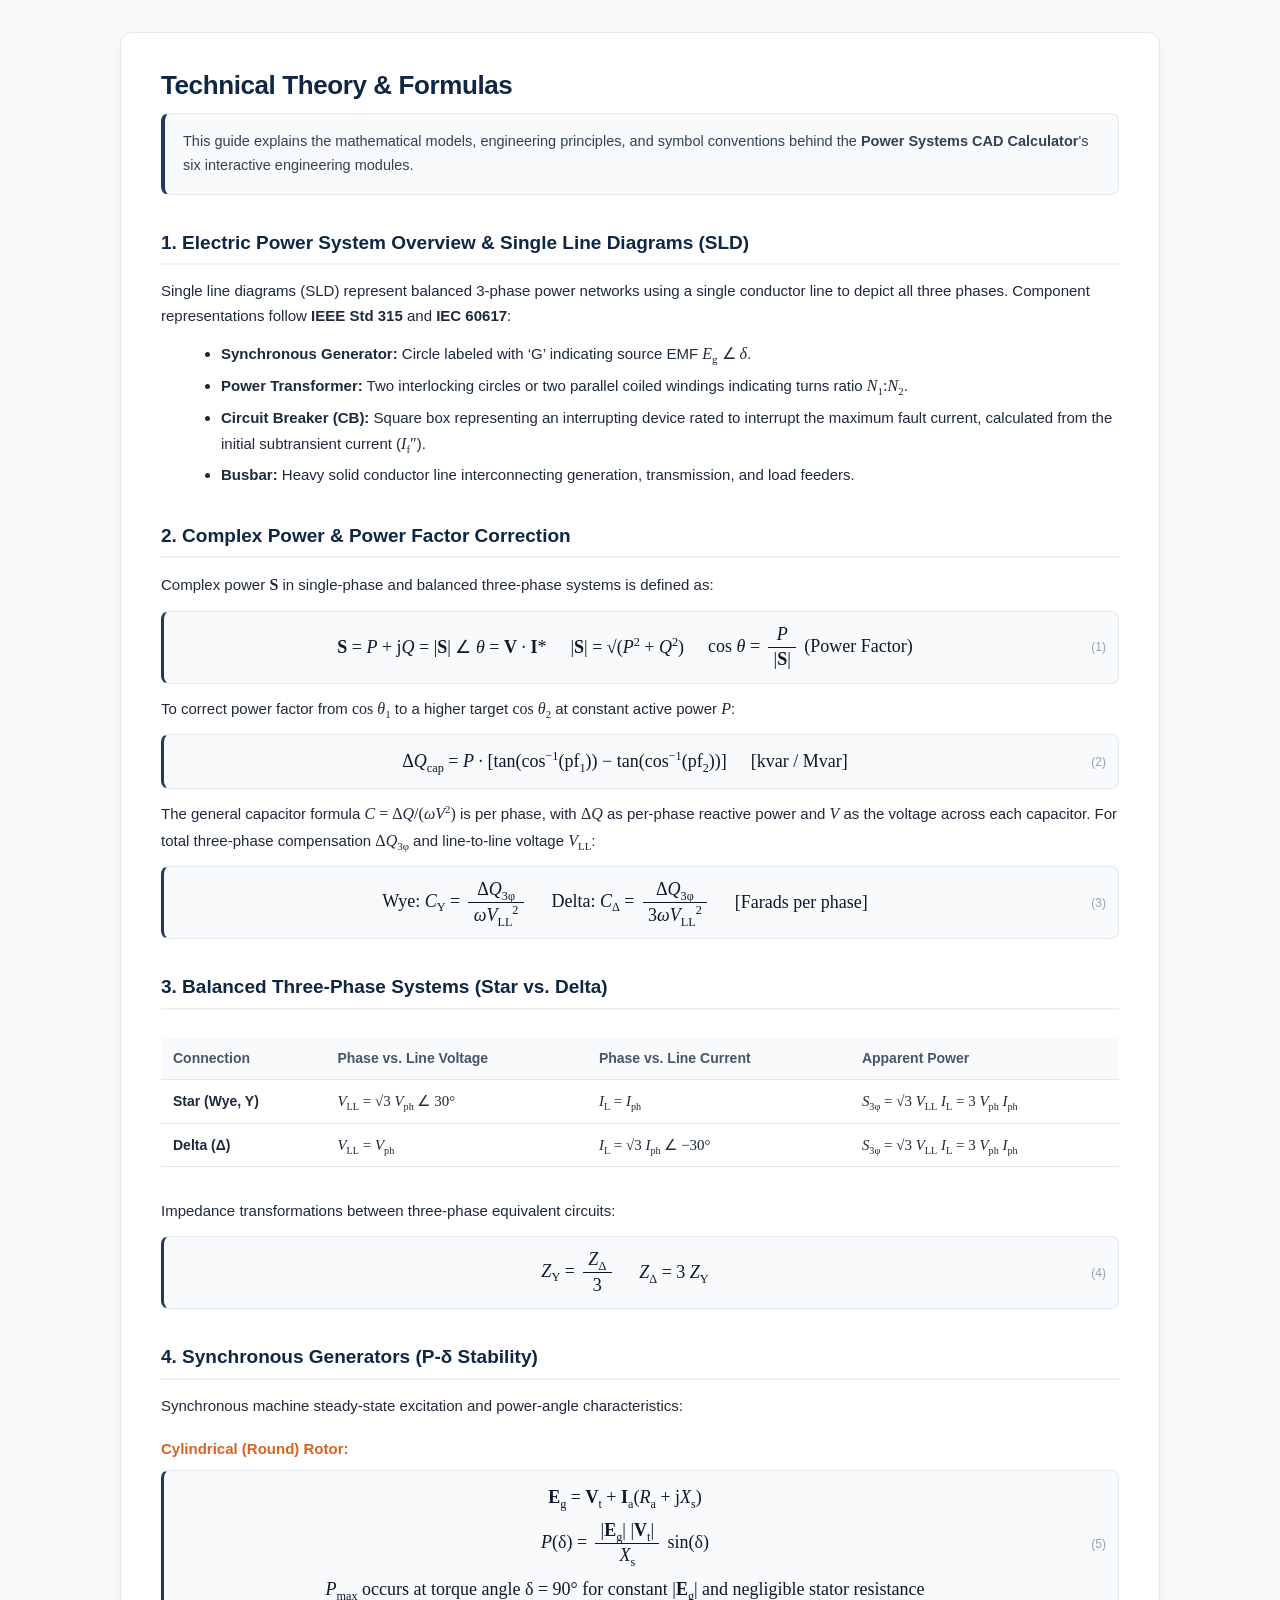
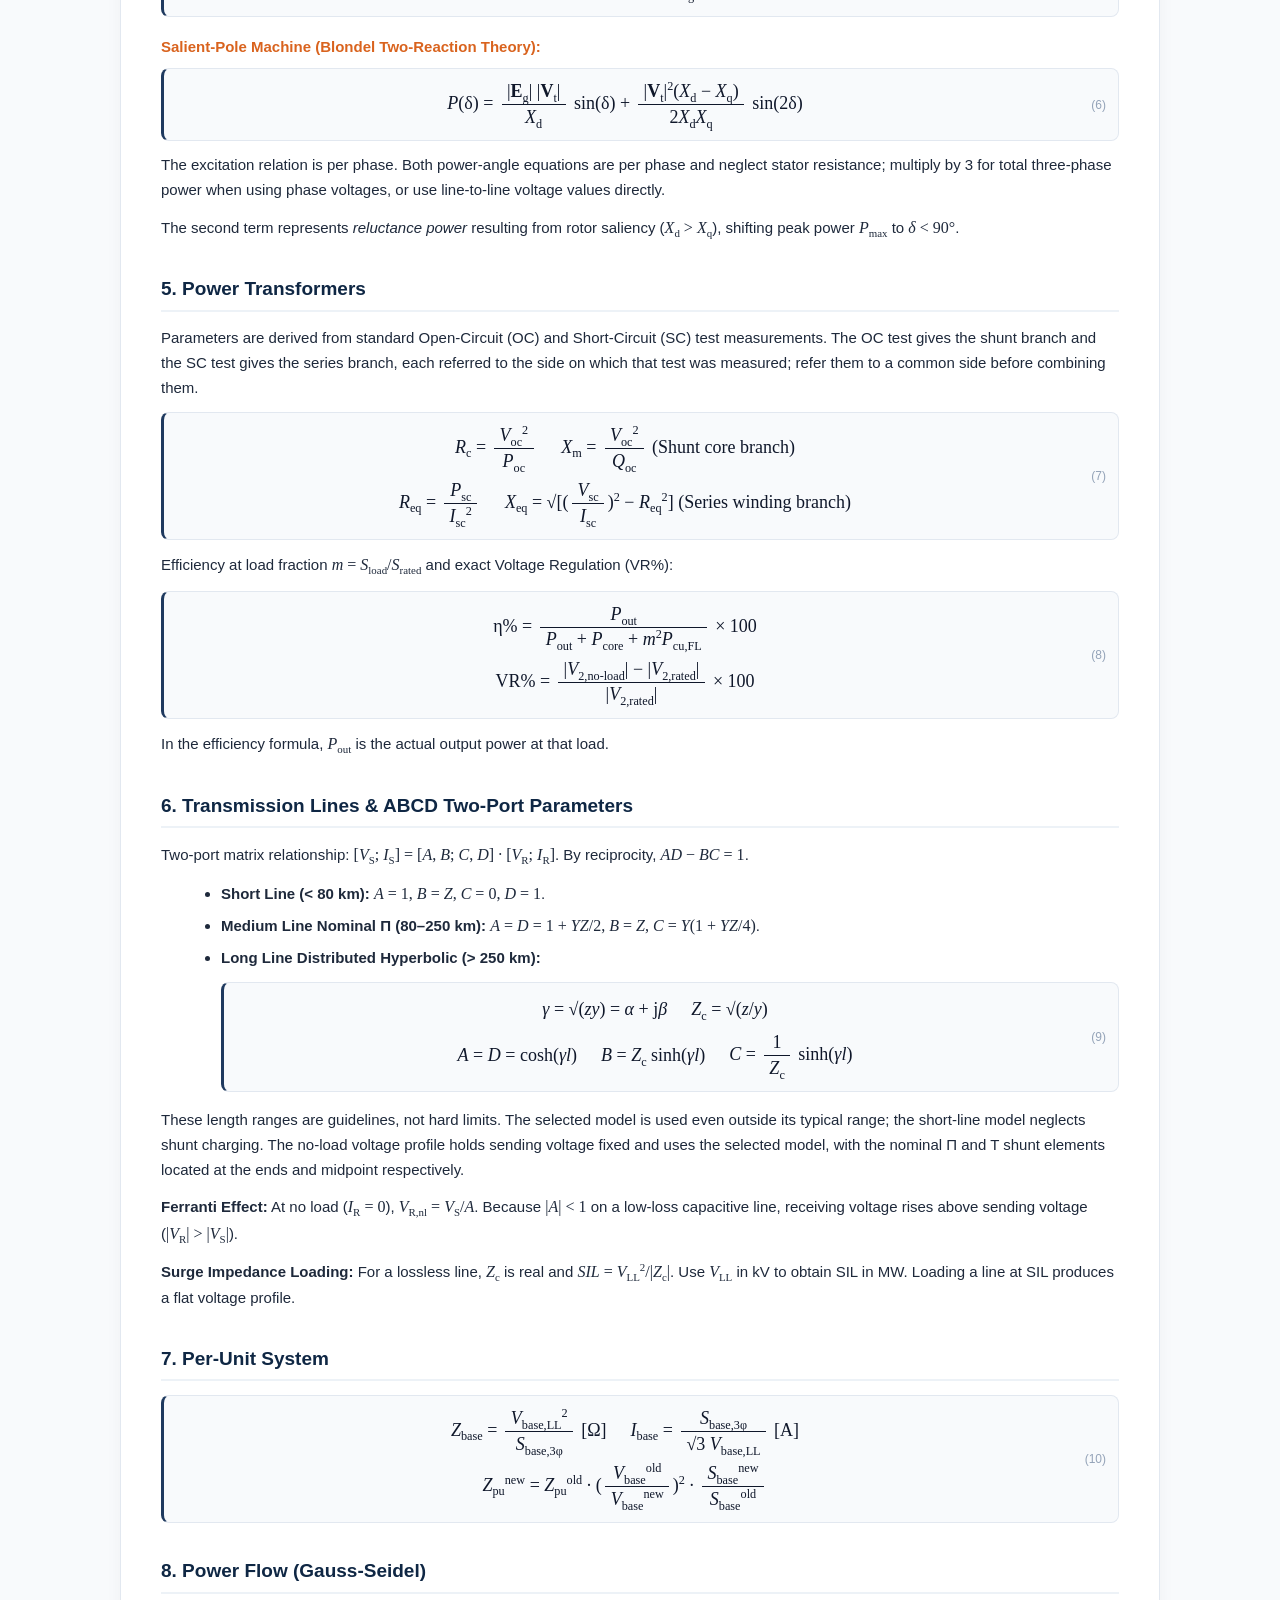
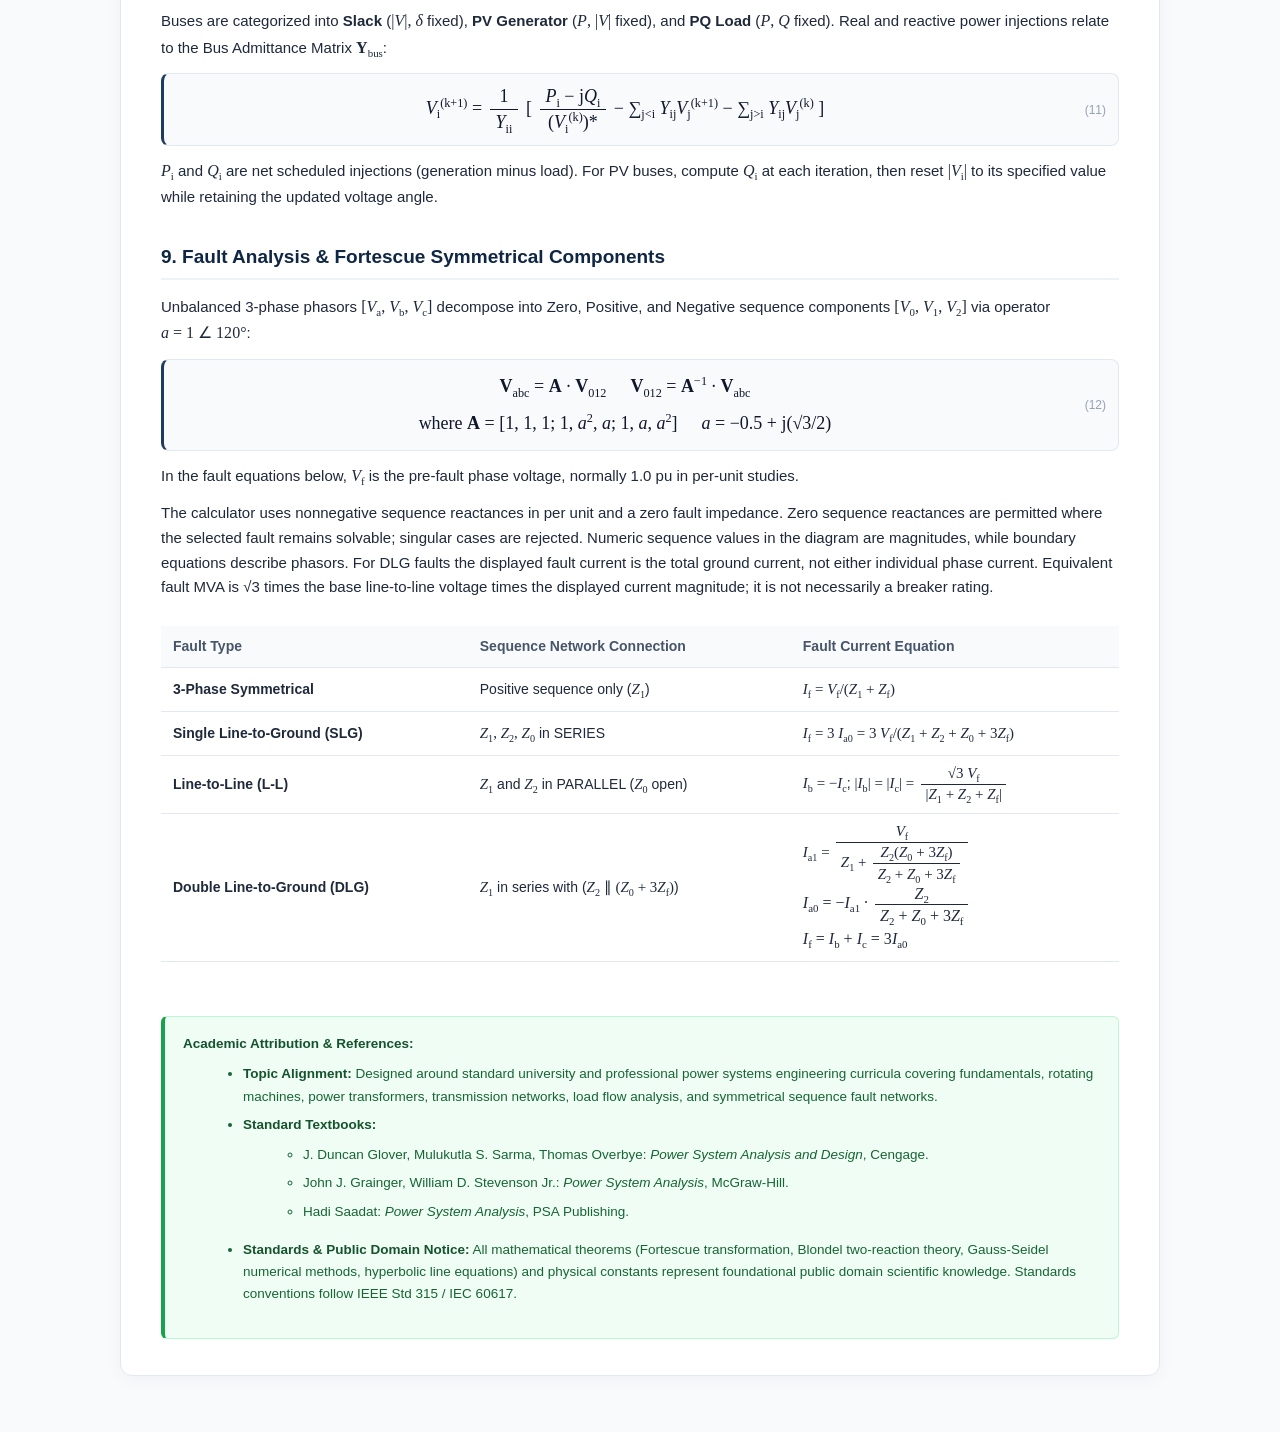
<file: assets/pwr-help.html>
<!DOCTYPE html>
<html lang="en">
<head>
  <meta charset="utf-8">
  <meta name="viewport" content="width=device-width, initial-scale=1">
  <meta name="robots" content="noindex,nofollow">
  <title>Technical Theory &amp; Formulas | Power Systems CAD Calculator</title>
  <style>
    * { box-sizing: border-box; }
    body {
      margin: 0;
      padding: 32px 16px 56px;
      background: #f8fafc;
      color: #1e293b;
      font: 15px/1.65 -apple-system, BlinkMacSystemFont, "Segoe UI", Roboto, "Helvetica Neue", Arial, sans-serif;
    }
    main {
      max-width: 1040px;
      margin: auto;
      padding: 36px 40px;
      background: #ffffff;
      border: 1px solid #e2e8f0;
      border-radius: 12px;
      box-shadow: 0 4px 18px rgba(0, 0, 0, 0.04);
    }
    h1, h2, h3, h4 { color: #0f2744; line-height: 1.3; }
    h1 { margin: 0 0 10px; font-size: 26px; font-weight: 700; letter-spacing: -0.4px; }
    h2 {
      margin: 36px 0 14px;
      font-size: 19px;
      font-weight: 700;
      border-bottom: 2px solid #edf2f7;
      padding-bottom: 8px;
    }
    h3 { margin: 20px 0 8px; font-size: 15px; color: #d9631e; font-weight: 600; }
    p { margin: 8px 0 12px; }
    .intro {
      font-size: 14.5px;
      color: #334155;
      background: #f8fafc;
      border: 1px solid #e2e8f0;
      border-left: 4px solid #1f3a5f;
      padding: 16px 18px;
      border-radius: 8px;
      margin-bottom: 24px;
    }
    body { counter-reset: eqn; }
    .eq {
      position: relative;
      margin: 12px 0;
      padding: 8px 48px 8px 16px;
      background: #f8fafc;
      border: 1px solid #e2e8f0;
      border-left: 3px solid #1f3a5f;
      border-radius: 8px;
      color: #0f172a;
      font-family: "STIX Two Math", "Cambria Math", "Latin Modern Math", "Times New Roman", Times, serif;
      font-size: 18px;
      line-height: 1.6;
      text-align: center;
      counter-increment: eqn;
      overflow-x: auto;
    }
    .eq::after {
      content: "(" counter(eqn) ")";
      position: absolute;
      top: 50%;
      right: 12px;
      transform: translateY(-50%);
      color: #94a3b8;
      font: 12px -apple-system, "Segoe UI", Arial, sans-serif;
    }
    .eq .ln {
      display: flex;
      flex-wrap: wrap;
      justify-content: center;
      align-items: center;
      gap: 4px 24px;
      padding: 4px 0;
    }
    .eq .t { white-space: nowrap; }
    .m {
      font-family: "STIX Two Math", "Cambria Math", "Latin Modern Math", "Times New Roman", Times, serif;
      font-size: 1.07em;
      white-space: nowrap;
    }
    .frac {
      display: inline-flex;
      flex-direction: column;
      vertical-align: middle;
      margin: 0 .2em;
      line-height: 1.2;
      text-align: center;
    }
    .frac > span:first-child { border-bottom: 1px solid currentColor; padding: 0 .3em .08em; }
    .frac > span:last-child { padding: .08em .3em 0; }
    .rad { white-space: nowrap; }
    .rel { margin: 0 .25em; }
    .bin { margin: 0 .18em; }
    .m sub, .m sup, .eq sub, .eq sup { font-size: .68em; line-height: 0; }
    .tw { overflow-x: auto; }
    table {
      width: 100%;
      border-collapse: collapse;
      margin: 14px 0 24px;
      font-size: 14px;
    }
    th, td {
      padding: 9px 12px;
      text-align: left;
      border-bottom: 1px solid #e2e8f0;
    }
    th {
      background: #f8fafc;
      color: #475569;
      font-weight: 600;
    }
    .ref-box {
      background: #f0fdf4;
      border: 1px solid #bbf7d0;
      border-left: 4px solid #16a34a;
      padding: 16px 18px;
      border-radius: 6px;
      margin-top: 30px;
      font-size: 13.5px;
      color: #166534;
    }
    .ref-box strong { color: #14532d; }
    ul { margin: 8px 0 16px 20px; }
    li { margin-bottom: 6px; }
    @media (max-width: 640px) {
      main { padding: 20px 16px; border-radius: 8px; }
      h1 { font-size: 21px; }
      h2 { font-size: 17px; }
      .eq { font-size: 15px; padding: 6px 38px 6px 10px; }
    }
  </style>
</head>
<body>
<main>
  <h1>Technical Theory &amp; Formulas</h1>
  <div class="intro">
    This guide explains the mathematical models, engineering principles, and symbol conventions behind the <strong>Power Systems CAD Calculator</strong>'s six interactive engineering modules.
  </div>

  <h2>1. Electric Power System Overview &amp; Single Line Diagrams (SLD)</h2>
  <p>Single line diagrams (SLD) represent balanced 3-phase power networks using a single conductor line to depict all three phases. Component representations follow <strong>IEEE Std 315</strong> and <strong>IEC 60617</strong>:</p>
  <ul>
    <li><strong>Synchronous Generator:</strong> Circle labeled with &lsquo;G&rsquo; indicating source EMF <span class="m"><i>E</i><sub>g</sub> ∠ <i>δ</i></span>.</li>
    <li><strong>Power Transformer:</strong> Two interlocking circles or two parallel coiled windings indicating turns ratio <span class="m"><i>N</i><sub>1</sub>:<i>N</i><sub>2</sub></span>.</li>
    <li><strong>Circuit Breaker (CB):</strong> Square box representing an interrupting device rated to interrupt the maximum fault current, calculated from the initial subtransient current (<span class="m"><i>I</i><sub>f</sub>″</span>).</li>
    <li><strong>Busbar:</strong> Heavy solid conductor line interconnecting generation, transmission, and load feeders.</li>
  </ul>

  <h2>2. Complex Power &amp; Power Factor Correction</h2>
  <p>Complex power <span class="m"><b>S</b></span> in single-phase and balanced three-phase systems is defined as:</p>
  <div class="eq">
    <div class="ln">
      <span class="t"><b>S</b> = <i>P</i> + j<i>Q</i> = |<b>S</b>| ∠ <i>θ</i> = <b>V</b> · <b>I</b>*</span>
      <span class="t">|<b>S</b>| = √(<i>P</i><sup>2</sup> + <i>Q</i><sup>2</sup>)</span>
      <span class="t">cos <i>θ</i> = <span class="frac"><span><i>P</i></span><span>|<b>S</b>|</span></span> (Power Factor)</span>
    </div>
  </div>
  <p>To correct power factor from <span class="m">cos <i>θ</i><sub>1</sub></span> to a higher target <span class="m">cos <i>θ</i><sub>2</sub></span> at constant active power <span class="m"><i>P</i></span>:</p>
  <div class="eq">
    <div class="ln">
      <span class="t">Δ<i>Q</i><sub>cap</sub> = <i>P</i> · [tan(cos<sup>−1</sup>(pf<sub>1</sub>)) − tan(cos<sup>−1</sup>(pf<sub>2</sub>))]</span>
      <span class="t">[kvar / Mvar]</span>
    </div>
  </div>
  <p>The general capacitor formula <span class="m"><i>C</i> = Δ<i>Q</i>/(<i>ωV</i><sup>2</sup>)</span> is per phase, with <span class="m">Δ<i>Q</i></span> as per-phase reactive power and <span class="m"><i>V</i></span> as the voltage across each capacitor. For total three-phase compensation <span class="m">Δ<i>Q</i><sub>3φ</sub></span> and line-to-line voltage <span class="m"><i>V</i><sub>LL</sub></span>:</p>
  <div class="eq">
    <div class="ln">
      <span class="t">Wye: <i>C</i><sub>Y</sub> = <span class="frac"><span>Δ<i>Q</i><sub>3φ</sub></span><span><i>ωV</i><sub>LL</sub><sup>2</sup></span></span></span>
      <span class="t">Delta: <i>C</i><sub>Δ</sub> = <span class="frac"><span>Δ<i>Q</i><sub>3φ</sub></span><span>3<i>ωV</i><sub>LL</sub><sup>2</sup></span></span></span>
      <span class="t">[Farads per phase]</span>
    </div>
  </div>

  <h2>3. Balanced Three-Phase Systems (Star vs. Delta)</h2>
  <div class="tw"><table>
    <thead>
      <tr><th>Connection</th><th>Phase vs. Line Voltage</th><th>Phase vs. Line Current</th><th>Apparent Power</th></tr>
    </thead>
    <tbody>
      <tr>
        <td><strong>Star (Wye, Y)</strong></td>
        <td><span class="m"><i>V</i><sub>LL</sub> = √3 <i>V</i><sub>ph</sub> ∠ 30°</span></td>
        <td><span class="m"><i>I</i><sub>L</sub> = <i>I</i><sub>ph</sub></span></td>
        <td><span class="m"><i>S</i><sub>3φ</sub> = √3 <i>V</i><sub>LL</sub> <i>I</i><sub>L</sub> = 3 <i>V</i><sub>ph</sub> <i>I</i><sub>ph</sub></span></td>
      </tr>
      <tr>
        <td><strong>Delta (&Delta;)</strong></td>
        <td><span class="m"><i>V</i><sub>LL</sub> = <i>V</i><sub>ph</sub></span></td>
        <td><span class="m"><i>I</i><sub>L</sub> = √3 <i>I</i><sub>ph</sub> ∠ −30°</span></td>
        <td><span class="m"><i>S</i><sub>3φ</sub> = √3 <i>V</i><sub>LL</sub> <i>I</i><sub>L</sub> = 3 <i>V</i><sub>ph</sub> <i>I</i><sub>ph</sub></span></td>
      </tr>
    </tbody>
  </table></div>
  <p>Impedance transformations between three-phase equivalent circuits:</p>
  <div class="eq">
    <div class="ln"><span class="t"><i>Z</i><sub>Y</sub> = <span class="frac"><span><i>Z</i><sub>Δ</sub></span><span>3</span></span></span><span class="t"><i>Z</i><sub>Δ</sub> = 3 <i>Z</i><sub>Y</sub></span></div>
  </div>

  <h2>4. Synchronous Generators (P-&delta; Stability)</h2>
  <p>Synchronous machine steady-state excitation and power-angle characteristics:</p>
  <h3>Cylindrical (Round) Rotor:</h3>
  <div class="eq">
    <div class="ln"><span class="t"><b>E</b><sub>g</sub> = <b>V</b><sub>t</sub> + <b>I</b><sub>a</sub>(<i>R</i><sub>a</sub> + j<i>X</i><sub>s</sub>)</span></div>
    <div class="ln"><span class="t"><i>P</i>(δ) = <span class="frac"><span>|<b>E</b><sub>g</sub>| |<b>V</b><sub>t</sub>|</span><span><i>X</i><sub>s</sub></span></span> sin(δ)</span></div>
    <div class="ln"><span class="t"><i>P</i><sub>max</sub> occurs at torque angle δ = 90° for constant |<b>E</b><sub>g</sub>| and negligible stator resistance</span></div>
  </div>
  <h3>Salient-Pole Machine (Blondel Two-Reaction Theory):</h3>
  <div class="eq">
    <div class="ln"><span class="t"><i>P</i>(δ) = <span class="frac"><span>|<b>E</b><sub>g</sub>| |<b>V</b><sub>t</sub>|</span><span><i>X</i><sub>d</sub></span></span> sin(δ) + <span class="frac"><span>|<b>V</b><sub>t</sub>|<sup>2</sup>(<i>X</i><sub>d</sub> − <i>X</i><sub>q</sub>)</span><span>2<i>X</i><sub>d</sub><i>X</i><sub>q</sub></span></span> sin(2δ)</span></div>
  </div>
  <p>The excitation relation is per phase. Both power-angle equations are per phase and neglect stator resistance; multiply by 3 for total three-phase power when using phase voltages, or use line-to-line voltage values directly.</p>
  <p>The second term represents <em>reluctance power</em> resulting from rotor saliency (<span class="m"><i>X</i><sub>d</sub> &gt; <i>X</i><sub>q</sub></span>), shifting peak power <span class="m"><i>P</i><sub>max</sub></span> to <span class="m"><i>δ</i> &lt; 90°</span>.</p>

  <h2>5. Power Transformers</h2>
  <p>Parameters are derived from standard Open-Circuit (OC) and Short-Circuit (SC) test measurements. The OC test gives the shunt branch and the SC test gives the series branch, each referred to the side on which that test was measured; refer them to a common side before combining them.</p>
  <div class="eq">
    <div class="ln">
      <span class="t"><i>R</i><sub>c</sub> = <span class="frac"><span><i>V</i><sub>oc</sub><sup>2</sup></span><span><i>P</i><sub>oc</sub></span></span></span>
      <span class="t"><i>X</i><sub>m</sub> = <span class="frac"><span><i>V</i><sub>oc</sub><sup>2</sup></span><span><i>Q</i><sub>oc</sub></span></span> (Shunt core branch)</span>
    </div>
    <div class="ln">
      <span class="t"><i>R</i><sub>eq</sub> = <span class="frac"><span><i>P</i><sub>sc</sub></span><span><i>I</i><sub>sc</sub><sup>2</sup></span></span></span>
      <span class="t"><i>X</i><sub>eq</sub> = √[(<span class="frac"><span><i>V</i><sub>sc</sub></span><span><i>I</i><sub>sc</sub></span></span>)<sup>2</sup> − <i>R</i><sub>eq</sub><sup>2</sup>] (Series winding branch)</span>
    </div>
  </div>
  <p>Efficiency at load fraction <span class="m"><i>m</i> = <i>S</i><sub>load</sub>/<i>S</i><sub>rated</sub></span> and exact Voltage Regulation (VR%):</p>
  <div class="eq">
    <div class="ln"><span class="t">η% = <span class="frac"><span><i>P</i><sub>out</sub></span><span><i>P</i><sub>out</sub> + <i>P</i><sub>core</sub> + <i>m</i><sup>2</sup><i>P</i><sub>cu,FL</sub></span></span> × 100</span></div>
    <div class="ln"><span class="t">VR% = <span class="frac"><span>|<i>V</i><sub>2,no-load</sub>| − |<i>V</i><sub>2,rated</sub>|</span><span>|<i>V</i><sub>2,rated</sub>|</span></span> × 100</span></div>
  </div>
  <p>In the efficiency formula, <span class="m"><i>P</i><sub>out</sub></span> is the actual output power at that load.</p>

  <h2>6. Transmission Lines &amp; ABCD Two-Port Parameters</h2>
  <p>Two-port matrix relationship: <span class="m">[<i>V</i><sub>S</sub>; <i>I</i><sub>S</sub>] = [<i>A</i>, <i>B</i>; <i>C</i>, <i>D</i>] · [<i>V</i><sub>R</sub>; <i>I</i><sub>R</sub>]</span>. By reciprocity, <span class="m"><i>AD</i> − <i>BC</i> = 1</span>.</p>
  <ul>
    <li><strong>Short Line (&lt; 80 km):</strong> <span class="m"><i>A</i> = 1, <i>B</i> = <i>Z</i>, <i>C</i> = 0, <i>D</i> = 1</span>.</li>
    <li><strong>Medium Line Nominal &Pi; (80&ndash;250 km):</strong> <span class="m"><i>A</i> = <i>D</i> = 1 + <i>YZ</i>/2, <i>B</i> = <i>Z</i>, <i>C</i> = <i>Y</i>(1 + <i>YZ</i>/4)</span>.</li>
    <li><strong>Long Line Distributed Hyperbolic (&gt; 250 km):</strong>
      <div class="eq">
        <div class="ln"><span class="t"><i>γ</i> = √(<i>zy</i>) = <i>α</i> + j<i>β</i></span><span class="t"><i>Z</i><sub>c</sub> = √(<i>z</i>/<i>y</i>)</span></div>
        <div class="ln"><span class="t"><i>A</i> = <i>D</i> = cosh(<i>γl</i>)</span><span class="t"><i>B</i> = <i>Z</i><sub>c</sub> sinh(<i>γl</i>)</span><span class="t"><i>C</i> = <span class="frac"><span>1</span><span><i>Z</i><sub>c</sub></span></span> sinh(<i>γl</i>)</span></div>
      </div>
    </li>
  </ul>
  <p>These length ranges are guidelines, not hard limits. The selected model is used even outside its typical range; the short-line model neglects shunt charging. The no-load voltage profile holds sending voltage fixed and uses the selected model, with the nominal &Pi; and T shunt elements located at the ends and midpoint respectively.</p>
  <p><strong>Ferranti Effect:</strong> At no load (<span class="m"><i>I</i><sub>R</sub> = 0</span>), <span class="m"><i>V</i><sub>R,nl</sub> = <i>V</i><sub>S</sub>/<i>A</i></span>. Because <span class="m">|<i>A</i>| &lt; 1</span> on a low-loss capacitive line, receiving voltage rises above sending voltage (<span class="m">|<i>V</i><sub>R</sub>| &gt; |<i>V</i><sub>S</sub>|</span>).</p>
  <p><strong>Surge Impedance Loading:</strong> For a lossless line, <span class="m"><i>Z</i><sub>c</sub></span> is real and <span class="m"><i>SIL</i> = <i>V</i><sub>LL</sub><sup>2</sup>/|<i>Z</i><sub>c</sub>|</span>. Use <span class="m"><i>V</i><sub>LL</sub></span> in kV to obtain SIL in MW. Loading a line at SIL produces a flat voltage profile.</p>

  <h2>7. Per-Unit System</h2>
  <div class="eq">
    <div class="ln">
      <span class="t"><i>Z</i><sub>base</sub> = <span class="frac"><span><i>V</i><sub>base,LL</sub><sup>2</sup></span><span><i>S</i><sub>base,3φ</sub></span></span> [Ω]</span>
      <span class="t"><i>I</i><sub>base</sub> = <span class="frac"><span><i>S</i><sub>base,3φ</sub></span><span>√3 <i>V</i><sub>base,LL</sub></span></span> [A]</span>
    </div>
    <div class="ln"><span class="t"><i>Z</i><sub>pu</sub><sup>new</sup> = <i>Z</i><sub>pu</sub><sup>old</sup> · (<span class="frac"><span><i>V</i><sub>base</sub><sup>old</sup></span><span><i>V</i><sub>base</sub><sup>new</sup></span></span>)<sup>2</sup> · <span class="frac"><span><i>S</i><sub>base</sub><sup>new</sup></span><span><i>S</i><sub>base</sub><sup>old</sup></span></span></span></div>
  </div>

  <h2>8. Power Flow (Gauss-Seidel)</h2>
  <p>Buses are categorized into <strong>Slack</strong> (<span class="m">|<i>V</i>|, <i>δ</i></span> fixed), <strong>PV Generator</strong> (<span class="m"><i>P</i>, |<i>V</i>|</span> fixed), and <strong>PQ Load</strong> (<span class="m"><i>P</i>, <i>Q</i></span> fixed). Real and reactive power injections relate to the Bus Admittance Matrix <span class="m"><b>Y</b><sub>bus</sub></span>:</p>
  <div class="eq">
    <div class="ln"><span class="t"><i>V</i><sub>i</sub><sup>(k+1)</sup> = <span class="frac"><span>1</span><span><i>Y</i><sub>ii</sub></span></span> [ <span class="frac"><span><i>P</i><sub>i</sub> − j<i>Q</i><sub>i</sub></span><span>(<i>V</i><sub>i</sub><sup>(k)</sup>)*</span></span> − ∑<sub>j&lt;i</sub> <i>Y</i><sub>ij</sub><i>V</i><sub>j</sub><sup>(k+1)</sup> − ∑<sub>j&gt;i</sub> <i>Y</i><sub>ij</sub><i>V</i><sub>j</sub><sup>(k)</sup> ]</span></div>
  </div>
  <p><span class="m"><i>P</i><sub>i</sub></span> and <span class="m"><i>Q</i><sub>i</sub></span> are net scheduled injections (generation minus load). For PV buses, compute <span class="m"><i>Q</i><sub>i</sub></span> at each iteration, then reset <span class="m">|<i>V</i><sub>i</sub>|</span> to its specified value while retaining the updated voltage angle.</p>

  <h2>9. Fault Analysis &amp; Fortescue Symmetrical Components</h2>
  <p>Unbalanced 3-phase phasors <span class="m">[<i>V</i><sub>a</sub>, <i>V</i><sub>b</sub>, <i>V</i><sub>c</sub>]</span> decompose into Zero, Positive, and Negative sequence components <span class="m">[<i>V</i><sub>0</sub>, <i>V</i><sub>1</sub>, <i>V</i><sub>2</sub>]</span> via operator <span class="m"><i>a</i> = 1 ∠ 120°</span>:</p>
  <div class="eq">
    <div class="ln"><span class="t"><b>V</b><sub>abc</sub> = <b>A</b> · <b>V</b><sub>012</sub></span><span class="t"><b>V</b><sub>012</sub> = <b>A</b><sup>−1</sup> · <b>V</b><sub>abc</sub></span></div>
    <div class="ln"><span class="t">where <b>A</b> = [1, 1, 1; 1, <i>a</i><sup>2</sup>, <i>a</i>; 1, <i>a</i>, <i>a</i><sup>2</sup>]</span><span class="t"><i>a</i> = −0.5 + j(√3/2)</span></div>
  </div>
  <p>In the fault equations below, <span class="m"><i>V</i><sub>f</sub></span> is the pre-fault phase voltage, normally 1.0 pu in per-unit studies.</p>
  <p>The calculator uses nonnegative sequence reactances in per unit and a zero fault impedance. Zero sequence reactances are permitted where the selected fault remains solvable; singular cases are rejected. Numeric sequence values in the diagram are magnitudes, while boundary equations describe phasors. For DLG faults the displayed fault current is the total ground current, not either individual phase current. Equivalent fault MVA is √3 times the base line-to-line voltage times the displayed current magnitude; it is not necessarily a breaker rating.</p>
  <div class="tw"><table>
    <thead><tr><th>Fault Type</th><th>Sequence Network Connection</th><th>Fault Current Equation</th></tr></thead>
    <tbody>
      <tr><td><strong>3-Phase Symmetrical</strong></td><td>Positive sequence only (<span class="m"><i>Z</i><sub>1</sub></span>)</td><td><span class="m"><i>I</i><sub>f</sub> = <i>V</i><sub>f</sub>/(<i>Z</i><sub>1</sub> + <i>Z</i><sub>f</sub>)</span></td></tr>
      <tr><td><strong>Single Line-to-Ground (SLG)</strong></td><td><span class="m"><i>Z</i><sub>1</sub>, <i>Z</i><sub>2</sub>, <i>Z</i><sub>0</sub></span> in SERIES</td><td><span class="m"><i>I</i><sub>f</sub> = 3 <i>I</i><sub>a0</sub> = 3 <i>V</i><sub>f</sub>/(<i>Z</i><sub>1</sub> + <i>Z</i><sub>2</sub> + <i>Z</i><sub>0</sub> + 3<i>Z</i><sub>f</sub>)</span></td></tr>
      <tr><td><strong>Line-to-Line (L-L)</strong></td><td><span class="m"><i>Z</i><sub>1</sub></span> and <span class="m"><i>Z</i><sub>2</sub></span> in PARALLEL (<span class="m"><i>Z</i><sub>0</sub></span> open)</td><td><span class="m"><i>I</i><sub>b</sub> = −<i>I</i><sub>c</sub></span>; <span class="m">|<i>I</i><sub>b</sub>| = |<i>I</i><sub>c</sub>| = <span class="frac"><span>√3 <i>V</i><sub>f</sub></span><span>|<i>Z</i><sub>1</sub> + <i>Z</i><sub>2</sub> + <i>Z</i><sub>f</sub>|</span></span></span></td></tr>
      <tr><td><strong>Double Line-to-Ground (DLG)</strong></td><td><span class="m"><i>Z</i><sub>1</sub></span> in series with (<span class="m"><i>Z</i><sub>2</sub> ∥ (<i>Z</i><sub>0</sub> + 3<i>Z</i><sub>f</sub>)</span>)</td><td><span class="m"><i>I</i><sub>a1</sub> = <span class="frac"><span><i>V</i><sub>f</sub></span><span><i>Z</i><sub>1</sub> + <span class="frac"><span><i>Z</i><sub>2</sub>(<i>Z</i><sub>0</sub> + 3<i>Z</i><sub>f</sub>)</span><span><i>Z</i><sub>2</sub> + <i>Z</i><sub>0</sub> + 3<i>Z</i><sub>f</sub></span></span></span></span><br><span class="m"><i>I</i><sub>a0</sub> = −<i>I</i><sub>a1</sub> · <span class="frac"><span><i>Z</i><sub>2</sub></span><span><i>Z</i><sub>2</sub> + <i>Z</i><sub>0</sub> + 3<i>Z</i><sub>f</sub></span></span></span><br><span class="m"><i>I</i><sub>f</sub> = <i>I</i><sub>b</sub> + <i>I</i><sub>c</sub> = 3<i>I</i><sub>a0</sub></span></td></tr>
    </tbody>
  </table></div>

  <div class="ref-box">
    <strong>Academic Attribution &amp; References:</strong>
    <ul>
      <li><strong>Topic Alignment:</strong> Designed around standard university and professional power systems engineering curricula covering fundamentals, rotating machines, power transformers, transmission networks, load flow analysis, and symmetrical sequence fault networks.</li>
      <li><strong>Standard Textbooks:</strong>
        <ul>
          <li>J. Duncan Glover, Mulukutla S. Sarma, Thomas Overbye: <em>Power System Analysis and Design</em>, Cengage.</li>
          <li>John J. Grainger, William D. Stevenson Jr.: <em>Power System Analysis</em>, McGraw-Hill.</li>
          <li>Hadi Saadat: <em>Power System Analysis</em>, PSA Publishing.</li>
        </ul>
      </li>
      <li><strong>Standards &amp; Public Domain Notice:</strong> All mathematical theorems (Fortescue transformation, Blondel two-reaction theory, Gauss-Seidel numerical methods, hyperbolic line equations) and physical constants represent foundational public domain scientific knowledge. Standards conventions follow IEEE Std 315 / IEC 60617.</li>
    </ul>
  </div>
</main>
</body>
</html>
</file>
<file: assets/dist-app.css>
/**
 * Distribution Systems CAD Calculator - Application Stylesheet (dist-app.css)
 * Faithfully replicating Ralf Offermann's signature engineering CAD design system:
 * - Clean white header with theory button
 * - Sticky navy navigation bar with desktop pills & mobile grid
 * - 6 signature parameter summary tiles
 * - Topic Summary & Practical "Why We Need to Know This" Card
 * - Two-column split layout with tactile segmented button groups
 */
:root {
  --primary: #1f3a5f;
  --accent: #e07a3f;
  --bg: #f5f3ef;
  --ink: #2b2b2b;
  --muted: #6b7280;
  --border: #e2e8f0;
  --card-bg: #ffffff;
  --radius: 14px;
  --radius-sm: 8px;
  --font: -apple-system, BlinkMacSystemFont, "Segoe UI", Roboto, Oxygen, Ubuntu, Cantarell, "Helvetica Neue", sans-serif;
  --green: #2e7d32;
  --amber: #b45309;
  --red: #c62828;
  --blue: #0284c7;
  --purple: #7c3aed;
}

* {
  box-sizing: border-box;
}

body.dist-standalone,
.dist-standalone-app {
  margin: 0;
  padding: 0;
  font-family: var(--font);
  background: var(--bg);
  color: var(--ink);
  -webkit-font-smoothing: antialiased;
}

/* Header & Branding */
.dist-header {
  background: #ffffff;
  border-bottom: 3px solid var(--accent);
  padding: 16px 24px 14px;
}

.dist-header-content {
  max-width: 1400px;
  margin: 0 auto;
  display: flex;
  justify-content: space-between;
  align-items: center;
  gap: 12px;
}

.dist-header h1 {
  margin: 0;
  font-size: 20px;
  font-weight: 700;
  color: var(--primary);
  letter-spacing: -0.3px;
  display: flex;
  align-items: center;
}

.dist-header .subtitle {
  font-size: 12px;
  color: var(--muted);
  line-height: 1.3;
  margin-top: 2px;
}

.dist-header-actions {
  display: flex;
  gap: 8px;
  align-items: center;
  flex-shrink: 0;
}

.dist-watch-video {
  background: #ecfdf5;
  color: #065f46;
  border: 1.5px solid #a7f3d0;
  border-radius: 999px;
  padding: 6px 14px;
  font-size: 12px;
  font-weight: 600;
  cursor: pointer;
  text-decoration: none;
  display: inline-flex;
  align-items: center;
  gap: 6px;
  transition: all 0.15s ease;
  box-shadow: 0 1px 3px rgba(16, 185, 129, 0.12);
  white-space: nowrap;
}

.dist-watch-video:hover {
  background: #d1fae5;
  border-color: #6ee7b7;
  color: #047857;
  box-shadow: 0 2px 6px rgba(16, 185, 129, 0.2);
}

.dist-watch-icon {
  display: inline-flex;
  align-items: center;
  justify-content: center;
  width: 14px;
  height: 14px;
}

.dist-watch-icon svg {
  display: block;
  margin-left: 1.5px;
}

.dist-btn-action {
  background: #ffffff;
  color: var(--primary);
  border: 1.5px solid var(--border);
  padding: 6px 14px;
  border-radius: 999px;
  font-size: 12px;
  font-weight: 600;
  cursor: pointer;
  text-decoration: none;
  display: inline-flex;
  align-items: center;
  gap: 6px;
  transition: all 0.15s ease;
  box-shadow: 0 1px 3px rgba(0, 0, 0, 0.04);
  white-space: nowrap;
}

.dist-btn-action:hover {
  background: #f8fafc;
  border-color: var(--primary);
  box-shadow: 0 2px 6px rgba(31, 58, 95, 0.1);
}

/* Walkthrough video dialog */
.dist-video-overlay {
  width: min(920px, calc(100vw - 32px));
  max-width: none;
  max-height: calc(100vh - 32px);
  margin: auto;
  padding: 20px;
  border: 0;
  border-radius: var(--radius);
  background: #ffffff;
  color: var(--ink);
  box-shadow: 0 12px 40px rgba(0, 0, 0, 0.3);
}

.dist-video-overlay::backdrop {
  background: rgba(15, 23, 42, 0.72);
}

.dist-video-header {
  display: flex;
  align-items: flex-start;
  justify-content: space-between;
  gap: 16px;
  margin-bottom: 14px;
}

.dist-video-header h2 {
  margin: 0 0 4px;
  color: var(--primary);
  font-size: 18px;
}

.dist-video-header p,
.dist-video-status {
  margin: 0;
  color: var(--muted);
  font-size: 13px;
}

.dist-video-overlay video {
  display: block;
  width: 100%;
  max-height: calc(100vh - 150px);
  background: #000000;
  border-radius: var(--radius-sm);
}

/* Sticky Navigation Bar (Matching Transmission CAD Pill Style) */
.dist-nav-container {
  position: sticky;
  top: 0;
  z-index: 50;
  background: var(--primary);
  box-shadow: 0 2px 8px rgba(0, 0, 0, 0.12);
}

.dist-nav {
  display: flex;
  gap: 6px;
  background: var(--primary);
  padding: 8px 16px;
  max-width: 1400px;
  margin: 0 auto;
  align-items: center;
  overflow-x: auto;
  -webkit-overflow-scrolling: touch;
  scrollbar-width: none;
}

.dist-nav::-webkit-scrollbar {
  display: none;
}

.dist-nav button {
  background: none;
  border: 0;
  color: rgba(255, 255, 255, 0.88);
  padding: 8px 16px;
  border-radius: 999px;
  font-size: 13px;
  font-weight: 500;
  white-space: nowrap;
  cursor: pointer;
  transition: all 0.15s ease;
  font-family: inherit;
  display: inline-flex;
  align-items: center;
  gap: 6px;
}

.dist-nav button:hover {
  background: rgba(255, 255, 255, 0.15);
  color: #ffffff;
}

.dist-nav button.on {
  background: var(--accent);
  color: #ffffff;
  font-weight: 600;
  box-shadow: 0 2px 6px rgba(224, 122, 63, 0.35);
}

/* Theory & Documentation Pane */
.dist-theory-card {
  padding: 16px;
}

.dist-theory-card .card-title {
  margin: 0 0 12px;
}

.dist-theory-frame {
  display: block;
  width: 100%;
  min-height: 80vh;
  border: 0;
  border-radius: var(--radius-sm);
  background: #f8fafc;
}

.dist-tab-icon {
  font-size: 14px;
  line-height: 1;
}

.dist-tab-short {
  display: none;
}

.dist-tab-full {
  display: inline;
}

/* Main Container */
.dist-main {
  max-width: 1400px;
  margin: 18px auto 40px;
  padding: 0 18px;
}

/* Metric Tiles (Matching Transmission CAD) */
.dist-tiles {
  display: grid;
  grid-template-columns: repeat(6, 1fr);
  gap: 10px;
  margin-bottom: 18px;
}

.dist-tile {
  position: relative;
  border-radius: 12px;
  padding: 11px 8px;
  text-align: center;
  background: #faf8f5;
  border: 1px solid #ebe5df;
  transition: all 0.15s ease;
  overflow: hidden;
  display: flex;
  flex-direction: column;
  justify-content: center;
  min-width: 0;
}

.dist-tile:hover {
  transform: translateY(-2px);
  box-shadow: 0 4px 12px rgba(0, 0, 0, 0.08);
}

.dist-tile::before {
  content: "";
  position: absolute;
  left: 0;
  top: 0;
  right: 0;
  height: 4px;
  background: var(--primary);
}

.dist-tile b {
  display: block;
  font-size: clamp(13px, 1.2vw, 16.5px);
  color: var(--primary);
  font-weight: 700;
  margin-bottom: 2px;
  font-family: ui-monospace, Menlo, Consolas, monospace;
  white-space: nowrap;
  overflow: hidden;
  text-overflow: ellipsis;
  letter-spacing: -0.2px;
}

.dist-tile span {
  font-size: 10.5px;
  color: #666;
  font-weight: 600;
  text-transform: uppercase;
  letter-spacing: 0.3px;
  white-space: nowrap;
  overflow: hidden;
  text-overflow: ellipsis;
}

.dist-tile small {
  display: block;
  font-size: 9.5px;
  color: var(--muted);
  margin-top: 3px;
  white-space: nowrap;
  overflow: hidden;
  text-overflow: ellipsis;
}

.dist-tile.hot { background: #fff4ec; border-color: var(--accent); }
.dist-tile.hot b { color: var(--accent); }
.dist-tile.hot::before { background: var(--accent); }

.dist-tile.green { background: #eff7ef; border-color: #c8dfc9; }
.dist-tile.green b { color: #2e7d32; }
.dist-tile.green::before { background: #4caf50; }

.dist-tile.amber { background: #fffbeb; border-color: #fde68a; }
.dist-tile.amber b { color: #b45309; }
.dist-tile.amber::before { background: #d97706; }

.dist-tile.purple { background: #faf5ff; border-color: #e9d5ff; }
.dist-tile.purple b { color: #7c3aed; }
.dist-tile.purple::before { background: #7c3aed; }

/* Topic Guide & "Why We Need to Know This" Card */
.dist-guide-card {
  background: #ffffff;
  border: 1px solid var(--border);
  border-left: 4px solid var(--primary);
  border-radius: var(--radius);
  padding: 16px 20px;
  margin-bottom: 18px;
  box-shadow: 0 1px 4px rgba(0, 0, 0, 0.03);
}

.dist-guide-header {
  display: flex;
  justify-content: space-between;
  align-items: center;
  cursor: pointer;
  user-select: none;
}

.dist-guide-header h3 {
  margin: 0;
  font-size: 14.5px;
  font-weight: 700;
  color: var(--primary);
  display: flex;
  align-items: center;
  gap: 8px;
}

.dist-guide-body {
  margin-top: 12px;
  padding-top: 12px;
  border-top: 1px solid var(--border);
  font-size: 13px;
  line-height: 1.6;
  color: #334155;
}

.dist-why-list {
  margin: 8px 0 0 0;
  padding-left: 18px;
}

.dist-why-list li {
  margin-bottom: 6px;
}

/* Master Grid Model Synchronization Banner */
.dist-sync-banner {
  background: #ffffff;
  border: 1px solid var(--border);
  border-left: 4px solid var(--green);
  border-radius: var(--radius-sm);
  padding: 10px 16px;
  margin-bottom: 16px;
  display: flex;
  justify-content: space-between;
  align-items: center;
  flex-wrap: wrap;
  gap: 10px;
  box-shadow: 0 1px 3px rgba(0, 0, 0, 0.03);
}

.dist-sync-info {
  display: flex;
  align-items: center;
  gap: 8px;
  font-size: 12.5px;
  color: var(--ink);
  flex-wrap: wrap;
}

.dist-sync-pulse {
  display: inline-block;
  width: 8px;
  height: 8px;
  border-radius: 50%;
  background: var(--green);
  box-shadow: 0 0 0 3px rgba(46, 125, 50, 0.2);
}

.dist-sync-title {
  font-weight: 700;
  color: var(--primary);
  font-size: 11px;
  letter-spacing: 0.5px;
}

.dist-sync-sep {
  color: #cbd5e1;
}

.dist-sync-badge {
  flex-basis: 100%;
  font-size: 11px;
  font-weight: 500;
  color: var(--green);
  background: #eff7ef;
  padding: 3px 8px;
  border-radius: 4px;
}

/* Interactive Bid4Grid Spec Selector & Nameplate Styles */
.spec-selector-grid {
  display: grid;
  grid-template-columns: 1fr;
  gap: 6px;
  margin-bottom: 14px;
}

.spec-item-btn {
  background: #ffffff;
  border: 1.5px solid var(--border);
  border-radius: var(--radius-sm);
  padding: 10px 12px;
  text-align: left;
  cursor: pointer;
  transition: all 0.15s ease;
  display: flex;
  justify-content: space-between;
  align-items: center;
}

.spec-item-btn:hover {
  background: #f8fafc;
  border-color: #cbd5e1;
}

.spec-item-btn.active {
  background: #eff6ff;
  border-color: var(--primary);
  box-shadow: 0 2px 6px rgba(31, 58, 95, 0.12);
}

.spec-item-title {
  font-size: 12.5px;
  font-weight: 700;
  color: var(--primary);
}

.spec-item-std {
  font-size: 10px;
  font-family: ui-monospace, Menlo, monospace;
  font-weight: 600;
  color: var(--muted);
}

.spec-nameplate-box {
  background: #ffffff;
  border: 1px solid var(--border);
  border-radius: var(--radius-sm);
  padding: 16px;
  margin-top: 14px;
  box-shadow: 0 1px 4px rgba(0, 0, 0, 0.04);
}

.spec-nameplate-header {
  font-size: 11.5px;
  font-weight: 700;
  color: var(--primary);
  text-transform: uppercase;
  letter-spacing: 0.5px;
  border-bottom: 1.5px solid var(--border);
  padding-bottom: 8px;
  margin-bottom: 12px;
  display: flex;
  justify-content: space-between;
  align-items: center;
}

.spec-nameplate-grid {
  display: grid;
  grid-template-columns: 140px 1fr;
  row-gap: 8px;
  column-gap: 12px;
  align-items: baseline;
  font-size: 11.5px;
  line-height: 1.45;
}

.spec-prop-label {
  color: #475569;
  font-weight: 500;
  text-align: left;
}

.spec-prop-val {
  font-family: ui-monospace, Menlo, Consolas, monospace;
  font-weight: 600;
  color: #0f172a;
  text-align: left;
  word-break: break-word;
}

/* Two-Column Grid Split */
.dist-grid-split {
  display: grid;
  grid-template-columns: 370px 1fr;
  gap: 18px;
  align-items: start;
}

/* White Card Containers */
.card {
  background: var(--card-bg);
  border: 1px solid var(--border);
  border-radius: var(--radius);
  padding: 20px;
  box-shadow: 0 1px 4px rgba(0, 0, 0, 0.04);
  min-width: 0;
}

.card-header {
  display: flex;
  justify-content: space-between;
  align-items: center;
  margin-bottom: 16px;
  padding-bottom: 10px;
  border-bottom: 1px solid #f1f5f9;
  flex-wrap: wrap;
  gap: 8px;
}

.card-title {
  margin: 0;
  font-size: 14px;
  font-weight: 700;
  color: var(--primary);
}

/* Section Title inside Form */
.dist-form-section-title {
  font-size: 11px;
  font-weight: 700;
  text-transform: uppercase;
  color: var(--muted);
  letter-spacing: 0.5px;
  margin: 14px 0 6px 0;
}

/* Segmented Button Groups (Equal Width Grid Layout) */
.btn-group {
  display: grid;
  grid-template-columns: repeat(auto-fit, minmax(0, 1fr));
  gap: 6px;
  margin-bottom: 12px;
}

.btn-group.cols-2 {
  grid-template-columns: 1fr 1fr;
}

.btn-group.cols-3 {
  grid-template-columns: 1fr 1fr 1fr;
}

.btn-group button {
  width: 100%;
  height: 36px;
  padding: 0 8px;
  font-size: 12px;
  font-family: inherit;
  font-weight: 600;
  border-radius: var(--radius-sm);
  border: 1.5px solid var(--border);
  background: #ffffff;
  color: var(--muted);
  cursor: pointer;
  transition: all 0.15s ease;
  display: flex;
  align-items: center;
  justify-content: center;
  text-align: center;
  white-space: nowrap;
  box-sizing: border-box;
}

.btn-group button:hover {
  background: #f8fafc;
  color: var(--ink);
  border-color: #cbd5e1;
}

.btn-group button.active {
  background: var(--primary);
  border-color: var(--primary);
  color: #ffffff;
  box-shadow: 0 2px 5px rgba(31, 58, 95, 0.25);
}

/* Input Fields & Alignment */
.dist-input-group {
  display: flex;
  flex-direction: column;
  margin-bottom: 12px;
}

.dist-input-group label {
  display: flex;
  justify-content: space-between;
  align-items: center;
  font-size: 11.5px;
  font-weight: 600;
  color: var(--ink);
  margin-bottom: 5px;
  height: 16px;
}

.dist-input-group label span.unit {
  color: var(--muted);
  font-weight: normal;
  font-family: monospace;
}

.dist-input-row {
  display: grid;
  grid-template-columns: 1fr 1fr;
  gap: 12px;
}

.dist-input-group input[type="number"],
.dist-input-group select {
  width: 100%;
  height: 36px;
  padding: 0 10px;
  border: 1.5px solid var(--border);
  border-radius: var(--radius-sm);
  font-size: 12.5px;
  color: var(--ink);
  background: #ffffff;
  outline: none;
  font-family: ui-monospace, Menlo, Consolas, monospace;
  box-sizing: border-box;
  transition: border-color 0.15s ease;
}

.dist-input-group input[type="range"] {
  width: 100%;
  height: 32px;
  cursor: pointer;
  accent-color: var(--accent);
}

.dist-input-group input[type="number"]:focus,
.dist-input-group select:focus {
  border-color: var(--primary);
}

/* Canvas View Wrapper */
.dist-canvas-wrapper {
  background: #ffffff;
  border: 1px solid var(--border);
  border-radius: var(--radius-sm);
  overflow-x: auto;
  -webkit-overflow-scrolling: touch;
  box-shadow: 0 1px 3px rgba(0, 0, 0, 0.03);
  min-width: 0;
}

canvas.dist-canvas {
  display: block;
  width: 100%;
  min-width: 850px;
  height: auto;
  background: #ffffff;
}

/* Badges */
.badge {
  display: inline-block;
  padding: 3px 8px;
  border-radius: 4px;
  font-size: 10px;
  font-weight: 700;
  font-family: ui-monospace, Menlo, Consolas, monospace;
  text-transform: uppercase;
}

.badge.green { background: #dcfce7; color: #15803d; }
.badge.amber { background: #fef3c7; color: #b45309; }
.badge.red   { background: #fee2e2; color: #b91c1c; }
.badge.blue  { background: #e0f2fe; color: #0369a1; }
.badge.purple{ background: #f3e8ff; color: #6b21a8; }

/* Telemetry Table */
.dist-table {
  width: 100%;
  border-collapse: collapse;
  font-size: 12px;
  margin-top: 10px;
}

.dist-table th,
.dist-table td {
  padding: 8px 10px;
  text-align: left;
  border-bottom: 1px solid #f1f5f9;
}

.dist-table th {
  color: var(--muted);
  font-weight: 600;
  font-size: 10.5px;
  text-transform: uppercase;
}

.dist-table td.val {
  font-family: ui-monospace, Menlo, Consolas, monospace;
  font-weight: 600;
  color: var(--ink);
}

/* Responsive Layout Breakpoints */
@media (max-width: 1200px) {
  .dist-tiles {
    grid-template-columns: repeat(3, minmax(0, 1fr));
    gap: 8px;
  }
  .dist-grid-split {
    grid-template-columns: 1fr;
    gap: 16px;
  }
}

@media (max-width: 768px) {
  .dist-header-content {
    display: flex;
    justify-content: space-between;
    align-items: center;
    flex-wrap: wrap;
    gap: 8px;
  }

  .dist-watch-video {
    width: 32px;
    height: 32px;
    min-width: 32px;
    padding: 0;
    border-radius: 50%;
    justify-content: center;
  }

  .dist-watch-video .dist-watch-label {
    display: none;
  }

  .dist-btn-action {
    padding: 6px 10px;
    font-size: 11px;
    height: 32px;
  }

  .dist-nav {
    display: flex;
    gap: 4px;
    padding: 6px 8px 7px;
    overflow-x: auto;
  }

  .dist-nav button {
    display: flex;
    flex-direction: column;
    align-items: center;
    justify-content: center;
    flex: 0 0 auto;
    gap: 4px;
    min-width: 52px;
    padding: 7px 8px 6px;
    font-size: 10.5px;
    line-height: 1.1;
    white-space: nowrap;
    border-radius: 9px;
    text-align: center;
  }

  .dist-tab-icon {
    font-size: 17px;
    line-height: 1;
  }

  .dist-tab-full {
    display: none;
  }

  .dist-tab-short {
    display: block;
  }

  .dist-tiles {
    grid-template-columns: repeat(2, 1fr);
    gap: 8px;
  }
}
</file>
<file: assets/datacenter.css>
.dc-main {
  max-width: 1400px;
  margin: 0 auto;
  padding: 20px 24px 40px;
}
.dc-card {
  background: #fff;
  border: 1px solid var(--border);
  border-radius: var(--radius);
  padding: 18px 20px;
}
.dc-summary[hidden] { display: none; }
.dc-summary .dist-tile b { white-space: normal; overflow-wrap: anywhere; }
.dc-summary .dist-tile small { white-space: normal; }
.dc-guide summary { list-style: none; }
.dc-guide summary::-webkit-details-marker { display: none; }
.dc-guide-toggle { color: var(--muted); font-size: 11px; white-space: nowrap; }
.dc-guide-toggle::before { content: "\25BC  Show Guide"; }
.dc-guide[open] .dc-guide-toggle::before { content: "\25B2  Hide Guide"; }
.dc-guide .dist-guide-body p { margin: 0 0 8px; }
.dc-guide .dist-guide-body p:last-child { margin-bottom: 0; }
.dc-layout {
  display: grid;
  grid-template-columns: minmax(320px, 1fr) minmax(0, 2.4fr);
  gap: 16px;
  align-items: start;
}
.dc-output { min-width: 0; }
.dc-card { margin-bottom: 16px; }
.dc-card h2, .dc-card h3 { color: var(--primary); }
.dc-card h2 { font-size: 18px; margin: 0 0 16px; }
.dc-card h3 { font-size: 15px; margin: 20px 0 8px; }
.dc-card p { color: #475569; font-size: 13px; line-height: 1.5; margin-bottom: 0; }
.dc-inputs section + section { border-top: 1px solid var(--border); margin-top: 14px; padding-top: 2px; }
.dc-inputs h3 { font-size: 12px; margin: 14px 0 8px; text-transform: uppercase; letter-spacing: .3px; }
.dc-diagram h2 { margin-bottom: 0; }
.dc-diagram-scroll {
  overflow-x: auto;
  margin-top: 16px;
  border: 1px solid var(--border);
  border-radius: var(--radius-sm);
  background: #fff;
}
.dc-diagram svg { display: block; width: 100%; min-width: 700px; height: auto; }
.dc-cad-title { fill: var(--primary); font: 600 17px var(--font); }
.dc-cad-subtitle { fill: var(--muted); font: 13px var(--font); }
.dc-cad-zone { font: 600 12px var(--font); }
.dc-cad-text { fill: #475569; font: 13px var(--font); }
.dc-cad-label { fill: var(--primary); font-weight: 700; }
.dc-cad-label.dc-blue { fill: #0284c7; }
.dc-cad-label.dc-orange { fill: #e07a3f; }
.dc-cad-label.dc-green { fill: #16a34a; }
.dc-cad-panel rect { fill: #f8fafc; stroke: #e2e8f0; stroke-width: 1.5; }
.dc-fields { display: grid; grid-template-columns: repeat(2, minmax(0, 1fr)); gap: 9px 10px; }
.dc-fields label { font-size: 12px; font-weight: 600; line-height: 1.4; }
.dc-fields input {
  display: block;
  width: 100%;
  margin-top: 4px;
  padding: 6px 8px;
  border: 1px solid #94a3b8;
  border-radius: 6px;
  font: inherit;
}
.dc-fields input:invalid { border-color: var(--red); }
.dc-result-grid { display: grid; grid-template-columns: repeat(auto-fit, minmax(min(100%, 240px), 1fr)); gap: 14px 24px; }
.dc-result-grid[hidden] { display: none; }
.dc-results h3 { font-size: 13px; margin: 0 0 4px; }
.dc-results dl { margin: 0; }
.dc-results dl div {
  display: flex;
  justify-content: space-between;
  gap: 8px;
  padding: 4px 0;
  border-bottom: 1px solid var(--border);
  font-size: 12.5px;
}
.dc-results dd { min-width: 0; margin: 0; text-align: right; font-weight: 600; overflow-wrap: anywhere; }
.dc-error { color: var(--red) !important; }
.dc-card p.dc-warning { color: var(--amber); font-weight: 600; }
@media (max-width: 750px) {
  .dc-layout { grid-template-columns: minmax(0, 1fr); }
  .dc-main { padding: 16px; }
  .dist-header-content { flex-wrap: wrap; }
}
@media (max-width: 420px) {
  .dc-fields { grid-template-columns: 1fr; }
}
</file>
<file: assets/pwr-app.css>
/**
 * Power Systems CAD Calculator - Application Stylesheet
 * Faithfully replicating Ralf Offermann's signature engineering CAD design system.
 */
:root {
  --primary: #1f3a5f;
  --accent: #e07a3f;
  --bg: #f5f3ef;
  --ink: #2b2b2b;
  --muted: #6b7280;
  --border: #e2e8f0;
  --card-bg: #ffffff;
  --radius: 14px;
  --radius-sm: 8px;
  --font: -apple-system, BlinkMacSystemFont, "Segoe UI", Roboto, Oxygen, Ubuntu, Cantarell, "Helvetica Neue", sans-serif;
}

* {
  box-sizing: border-box;
}

body.pwr-standalone,
.pwr-standalone-app {
  margin: 0;
  padding: 0;
  font-family: var(--font);
  background: var(--bg);
  color: var(--ink);
  -webkit-font-smoothing: antialiased;
}

/* Header & Branding */
.pwr-header {
  background: #ffffff;
  border-bottom: 3px solid var(--accent);
  padding: 18px 24px 16px;
}

.pwr-header-content {
  max-width: 1400px;
  margin: 0 auto;
  display: flex;
  justify-content: space-between;
  align-items: center;
  gap: 12px;
}

.pwr-header h1 {
  margin: 0;
  font-size: 20px;
  font-weight: 700;
  color: var(--primary);
  letter-spacing: -0.3px;
  display: flex;
  align-items: center;
}

.pwr-header .subtitle {
  font-size: 12px;
  color: var(--muted);
  line-height: 1.3;
  margin-top: 2px;
}

.pwr-header-actions {
  display: flex;
  gap: 8px;
  align-items: center;
  flex-shrink: 0;
}

.pwr-watch-video {
  background: #ecfdf5;
  color: #065f46;
  border: 1.5px solid #a7f3d0;
  border-radius: 999px;
  padding: 6px 14px;
  font-size: 12px;
  font-weight: 600;
  cursor: pointer;
  text-decoration: none;
  display: inline-flex;
  align-items: center;
  gap: 6px;
  transition: all 0.15s ease;
  box-shadow: 0 1px 3px rgba(16, 185, 129, 0.12);
  white-space: nowrap;
}

.pwr-watch-video:hover {
  background: #d1fae5;
  border-color: #6ee7b7;
  color: #047857;
  box-shadow: 0 2px 6px rgba(16, 185, 129, 0.2);
}

.pwr-watch-icon {
  display: inline-flex;
  align-items: center;
  justify-content: center;
  width: 14px;
  height: 14px;
}

.pwr-watch-icon svg {
  display: block;
  margin-left: 1.5px;
}

.pwr-btn-action {
  background: #ffffff;
  color: var(--primary);
  border: 1.5px solid var(--border);
  padding: 6px 14px;
  border-radius: 999px;
  font-size: 12px;
  font-weight: 600;
  cursor: pointer;
  text-decoration: none;
  display: inline-flex;
  align-items: center;
  gap: 6px;
  transition: all 0.15s ease;
  box-shadow: 0 1px 3px rgba(0, 0, 0, 0.04);
  white-space: nowrap;
}

.pwr-btn-action:hover {
  background: #f8fafc;
  border-color: var(--primary);
  box-shadow: 0 2px 6px rgba(31, 58, 95, 0.1);
}

/* Walkthrough video dialog */
.pwr-video-overlay {
  width: min(920px, calc(100vw - 32px));
  max-width: none;
  max-height: calc(100vh - 32px);
  margin: auto;
  padding: 20px;
  border: 0;
  border-radius: var(--radius);
  background: #ffffff;
  color: var(--ink);
  box-shadow: 0 12px 40px rgba(0, 0, 0, 0.3);
}

.pwr-video-overlay::backdrop {
  background: rgba(15, 23, 42, 0.72);
}

.pwr-video-header {
  display: flex;
  align-items: flex-start;
  justify-content: space-between;
  gap: 16px;
  margin-bottom: 14px;
}

.pwr-video-header h2 {
  margin: 0 0 4px;
  color: var(--primary);
  font-size: 18px;
}

.pwr-video-header p,
.pwr-video-status {
  margin: 0;
  color: var(--muted);
  font-size: 13px;
}

.pwr-video-overlay video {
  display: block;
  width: 100%;
  max-height: calc(100vh - 150px);
  background: #000000;
  border-radius: var(--radius-sm);
}

.pwr-video-status:not(:empty) {
  margin-top: 10px;
}

/* Sticky Navigation Bar */
.pwr-nav-container {
  position: sticky;
  top: 0;
  z-index: 20;
  background: var(--primary);
  box-shadow: 0 2px 8px rgba(0, 0, 0, 0.12);
}

.pwr-nav {
  display: flex;
  gap: 8px;
  background: var(--primary);
  padding: 8px 16px;
  max-width: 1400px;
  margin: 0 auto;
  align-items: center;
  overflow-x: auto;
  -webkit-overflow-scrolling: touch;
  scrollbar-width: none;
}

.pwr-nav::-webkit-scrollbar {
  display: none;
}

.pwr-nav button {
  background: none;
  border: 0;
  color: rgba(255, 255, 255, 0.88);
  padding: 9px 18px;
  border-radius: 999px;
  font-size: 13.5px;
  font-weight: 500;
  white-space: nowrap;
  cursor: pointer;
  transition: all 0.15s ease;
  font-family: inherit;
  display: inline-flex;
  align-items: center;
  gap: 6px;
}

.pwr-nav button:hover {
  background: rgba(255, 255, 255, 0.15);
  color: #ffffff;
}

.pwr-nav button.on {
  background: var(--accent);
  color: #ffffff;
  font-weight: 600;
  box-shadow: 0 2px 6px rgba(224, 122, 63, 0.35);
}

.pwr-tab-icon {
  font-size: 15px;
  line-height: 1;
}

.pwr-tab-short {
  display: none;
}

.pwr-tab-full {
  display: inline;
}

/* Main Content Area */
.pwr-main {
  max-width: 1400px;
  margin: 0 auto;
  padding: 18px 16px 48px;
}

.pwr-theory-card {
  padding: 16px;
}

.pwr-theory-card .card-title {
  margin: 0 0 12px;
}

.pwr-theory-frame {
  display: block;
  width: 100%;
  min-height: 75vh;
  border: 0;
  border-radius: var(--radius-sm);
  background: #f8fafc;
}

/* Status / Parameter Summary Tiles (Signature Look) */
.pwr-tiles {
  display: grid;
  grid-template-columns: repeat(6, minmax(0, 1fr));
  gap: 10px;
  margin-bottom: 16px;
}

@media (max-width: 1080px) {
  .pwr-tiles {
    grid-template-columns: repeat(3, minmax(0, 1fr));
    gap: 8px;
  }
}

.pwr-tile {
  position: relative;
  border-radius: 12px;
  padding: 10px 6px;
  text-align: center;
  background: #faf8f5;
  border: 1px solid #ebe5df;
  transition: all 0.15s ease;
  overflow: hidden;
  display: flex;
  flex-direction: column;
  justify-content: center;
  min-width: 0;
}

.pwr-tile:hover {
  transform: translateY(-2px);
  box-shadow: 0 4px 12px rgba(0, 0, 0, 0.08);
}

.pwr-tile::before {
  content: "";
  position: absolute;
  left: 0;
  top: 0;
  right: 0;
  height: 4px;
  background: var(--primary);
}

.pwr-tile b {
  display: block;
  font-size: clamp(13.5px, 1.25vw, 17px);
  color: var(--primary);
  font-weight: 700;
  margin-bottom: 2px;
  font-family: ui-monospace, Menlo, Consolas, monospace;
  white-space: nowrap;
  overflow: hidden;
  text-overflow: ellipsis;
  letter-spacing: -0.2px;
}

.pwr-tile span {
  font-size: 11px;
  color: #666;
  font-weight: 600;
  text-transform: uppercase;
  letter-spacing: 0.3px;
  white-space: nowrap;
  overflow: hidden;
  text-overflow: ellipsis;
}

.pwr-tile.hot {
  background: #fff4ec;
  border-color: var(--accent);
}
.pwr-tile.hot b {
  color: var(--accent);
}
.pwr-tile.hot::before {
  background: var(--accent);
}

.pwr-tile.green {
  background: #eff7ef;
  border-color: #c8dfc9;
}
.pwr-tile.green b {
  color: #2e7d32;
}
.pwr-tile.green::before {
  background: #4caf50;
}

/* Topic Context & "Why We Need to Know This" Card */
.pwr-topic-card {
  background: #ffffff;
  border: 1px solid var(--border);
  border-left: 4px solid var(--primary);
  border-radius: var(--radius-sm);
  padding: 14px 18px;
  margin-bottom: 16px;
  box-shadow: 0 1px 4px rgba(0, 0, 0, 0.04);
}

.pwr-topic-header {
  display: flex;
  justify-content: space-between;
  align-items: center;
  cursor: pointer;
  user-select: none;
}

.pwr-topic-title {
  font-size: 14.5px;
  font-weight: 700;
  color: var(--primary);
  display: flex;
  align-items: center;
  gap: 8px;
}

.pwr-topic-toggle-btn {
  background: #faf8f5;
  border: 1px solid #d5d0c8;
  color: #4b5563;
  padding: 4px 10px;
  border-radius: 6px;
  font-size: 11.5px;
  font-weight: 600;
  cursor: pointer;
  transition: all 0.15s;
}

.pwr-topic-toggle-btn:hover {
  background: #f0ece6;
  color: var(--ink);
}

.pwr-topic-body {
  margin-top: 12px;
  padding-top: 12px;
  border-top: 1px solid #edf2f7;
  display: grid;
  grid-template-columns: 1fr 1.25fr;
  gap: 20px;
  font-size: 13px;
  line-height: 1.55;
  color: #374151;
}

.pwr-topic-col-title {
  font-size: 12px;
  font-weight: 700;
  text-transform: uppercase;
  letter-spacing: 0.5px;
  margin-bottom: 6px;
  display: flex;
  align-items: center;
  gap: 5px;
}

.pwr-topic-col-title.models {
  color: var(--primary);
}

.pwr-topic-col-title.why {
  color: var(--accent);
}

.pwr-topic-body ul {
  margin: 4px 0 0 18px;
  padding: 0;
}

.pwr-topic-body li {
  margin-bottom: 5px;
}

.pwr-topic-body strong {
  color: var(--ink);
}

/* Engineering Notice / Warning Banner */
.pwr-notice {
  background: #fffbf5;
  border: 1px solid #fed7aa;
  border-left: 4px solid var(--accent);
  padding: 11px 15px;
  border-radius: var(--radius-sm);
  margin-bottom: 16px;
  font-size: 13px;
  line-height: 1.5;
  color: #7c2d12;
  display: flex;
  align-items: flex-start;
  gap: 10px;
}

.pwr-notice .icon {
  font-size: 16px;
  flex-shrink: 0;
  margin-top: 1px;
}

/* Two-Column Split Layout */
.pwr-grid-split {
  display: grid;
  grid-template-columns: 390px 1fr;
  gap: 18px;
  align-items: start;
}

/* Cards */
.card {
  background: var(--card-bg);
  border-radius: var(--radius);
  padding: 20px;
  box-shadow: 0 2px 10px rgba(0, 0, 0, 0.05);
  border: 1px solid var(--border);
  min-width: 0;
}

.card-header {
  display: flex;
  justify-content: space-between;
  align-items: center;
  margin-bottom: 16px;
  border-bottom: 1px solid var(--border);
  padding-bottom: 10px;
  flex-wrap: wrap;
  gap: 8px;
}

.card-title {
  margin: 0;
  font-size: 17px;
  font-weight: 700;
  color: var(--primary);
  display: flex;
  align-items: center;
  gap: 8px;
}

.badge {
  display: inline-flex;
  align-items: center;
  justify-content: center;
  background: #e2e8f0;
  color: var(--primary);
  font-size: 11px;
  font-weight: 700;
  text-transform: uppercase;
  padding: 0 10px;
  height: 30px;
  border-radius: 6px;
  letter-spacing: 0.5px;
  line-height: 1;
  vertical-align: middle;
  box-sizing: border-box;
}

/* Segmented Button Groups */
.btn-group {
  display: flex;
  flex-wrap: wrap;
  gap: 6px;
  margin-bottom: 12px;
}

.btn-group button {
  flex: 1 1 auto;
  min-width: 90px;
  padding: 9px 12px;
  font-size: 12.5px;
  font-family: inherit;
  font-weight: 600;
  background: #faf8f5;
  border: 1px solid #d5d0c8;
  border-radius: var(--radius-sm);
  color: #4b5563;
  cursor: pointer;
  transition: all 0.15s;
  display: inline-flex;
  align-items: center;
  justify-content: center;
  gap: 6px;
}

.btn-group button:hover {
  background: #f0ece6;
  color: var(--ink);
}

.btn-group button.active {
  background: var(--primary);
  border-color: var(--primary);
  color: #ffffff;
  box-shadow: 0 2px 5px rgba(31, 58, 95, 0.25);
}

/* Forms & Inputs */
.pwr-form-section-title {
  font-size: 12px;
  font-weight: 700;
  text-transform: uppercase;
  color: var(--muted);
  letter-spacing: 0.5px;
  margin: 14px 0 8px 0;
}

.pwr-input-row {
  display: grid;
  grid-template-columns: 1fr 1fr;
  gap: 10px;
}

.pwr-input-group {
  margin-bottom: 12px;
}

.pwr-input-group label {
  display: block;
  margin-bottom: 4px;
  font-size: 12.5px;
  font-weight: 600;
  color: #4b5563;
}

.pwr-input-group input,
.pwr-input-group select {
  width: 100%;
  padding: 9px 11px;
  border: 1px solid #d1d5db;
  background: #ffffff;
  color: var(--ink);
  border-radius: var(--radius-sm);
  box-sizing: border-box;
  font-family: ui-monospace, Menlo, Consolas, monospace;
  font-size: 13.5px;
  transition: border-color 0.15s, box-shadow 0.15s;
}

.pwr-input-group input:focus,
.pwr-input-group select:focus {
  outline: none;
  border-color: var(--accent);
  box-shadow: 0 0 0 3px rgba(224, 122, 63, 0.2);
}

button.btn-primary {
  width: 100%;
  font-family: inherit;
  background: var(--primary);
  color: #ffffff;
  border: 0;
  cursor: pointer;
  border-radius: var(--radius-sm);
  padding: 11px 18px;
  font-size: 14px;
  font-weight: 600;
  margin-top: 6px;
  transition: background 0.15s;
}

button.btn-primary:hover {
  background: #162c4a;
}

/* CAD Canvas View & Toolbar */
.pwr-toolbar {
  display: flex;
  align-items: center;
  gap: 8px;
  flex-wrap: wrap;
}

.pwr-btn-action {
  background: #faf8f5;
  border: 1px solid #d5d0c8;
  color: #4b5563;
  font-size: 12px;
  font-weight: 600;
  padding: 0 12px;
  height: 30px;
  border-radius: 6px;
  cursor: pointer;
  transition: all 0.15s;
  display: inline-flex;
  align-items: center;
  justify-content: center;
  gap: 5px;
  line-height: 1;
  box-sizing: border-box;
}

.pwr-btn-action:hover {
  background: #f0ece6;
  border-color: #b8b2a8;
  color: var(--ink);
}

.pwr-btn-action.active {
  background: var(--accent);
  color: #ffffff;
  border-color: var(--accent);
}

.pwr-canvas-wrapper {
  background: #ffffff;
  border: 1px solid var(--border);
  border-radius: var(--radius-sm);
  overflow-x: auto;
  -webkit-overflow-scrolling: touch;
  margin-top: 12px;
  min-width: 0;
}

.pwr-canvas-wrapper canvas {
  display: block;
  max-width: 100%;
  min-width: 850px;
  height: auto;
  margin: 0 auto;
}

/* Results Data Box */
.pwr-results {
  background: #faf8f5;
  border: 1px solid #e5e0d8;
  border-left: 4px solid var(--accent);
  padding: 14px 16px;
  border-radius: var(--radius-sm);
  margin-top: 16px;
  font-family: ui-monospace, Menlo, Consolas, monospace;
  font-size: 12.5px;
  line-height: 1.55;
  white-space: pre-wrap;
  color: var(--ink);
  overflow-x: auto;
}

/* Responsive Styles (Matches Mobile Screenshot) */
@media (max-width: 768px) {
  .pwr-header {
    padding: 12px 14px;
  }

  .pwr-header h1 {
    font-size: 17px;
  }

  .pwr-header-content {
    display: flex;
    justify-content: space-between;
    align-items: center;
    gap: 8px;
  }

  .pwr-watch-video {
    width: 32px;
    height: 32px;
    min-width: 32px;
    padding: 0;
    border-radius: 50%;
    justify-content: center;
  }

  .pwr-watch-video .pwr-watch-label {
    display: none;
  }

  .pwr-btn-action {
    padding: 6px 10px;
    font-size: 11px;
    height: 32px;
  }

  .pwr-video-overlay {
    padding: 14px;
  }

  .pwr-video-header h2 {
    font-size: 16px;
  }

  .pwr-video-header p {
    display: none;
  }

  .pwr-video-overlay video {
    max-height: 35vh;
  }

  .pwr-header .subtitle {
    font-size: 11.5px;
    line-height: 1.2;
    white-space: nowrap;
  }

  /* Phone tab bar: full tab names scroll horizontally; theory stays last */
  .pwr-nav {
    display: flex;
    gap: 4px;
    padding: 6px 8px 7px;
    overflow-x: auto;
  }

  .pwr-nav button {
    display: flex;
    flex-direction: column;
    align-items: center;
    justify-content: center;
    flex: 0 0 auto;
    gap: 4px;
    min-width: 48px;
    padding: 7px 9px 6px;
    font-size: 10px;
    line-height: 1.1;
    white-space: nowrap;
    border-radius: 9px;
    text-align: center;
  }

  .pwr-nav .pwr-tab-icon {
    font-size: 18px;
    line-height: 1;
  }

  .pwr-nav .pwr-tab-full {
    display: none;
  }

  .pwr-nav .pwr-tab-short {
    display: block;
  }

  /* Metric Tiles: 2 columns on mobile */
  .pwr-tiles {
    grid-template-columns: repeat(2, 1fr);
    gap: 8px;
  }

  .pwr-tile {
    padding: 10px 8px;
  }

  .pwr-tile b {
    font-size: 17px;
  }

  .pwr-tile span {
    font-size: 10.5px;
  }

  .pwr-topic-body {
    grid-template-columns: 1fr;
    gap: 12px;
  }

  .pwr-main {
    padding: 12px 10px 36px;
  }

  .pwr-grid-split {
    grid-template-columns: 1fr;
    gap: 14px;
  }

  .card {
    padding: 15px;
  }

  .pwr-input-group input,
  .pwr-input-group select {
    font-size: 16px; /* Prevents auto-zoom on iOS Safari */
  }
}
</file>
